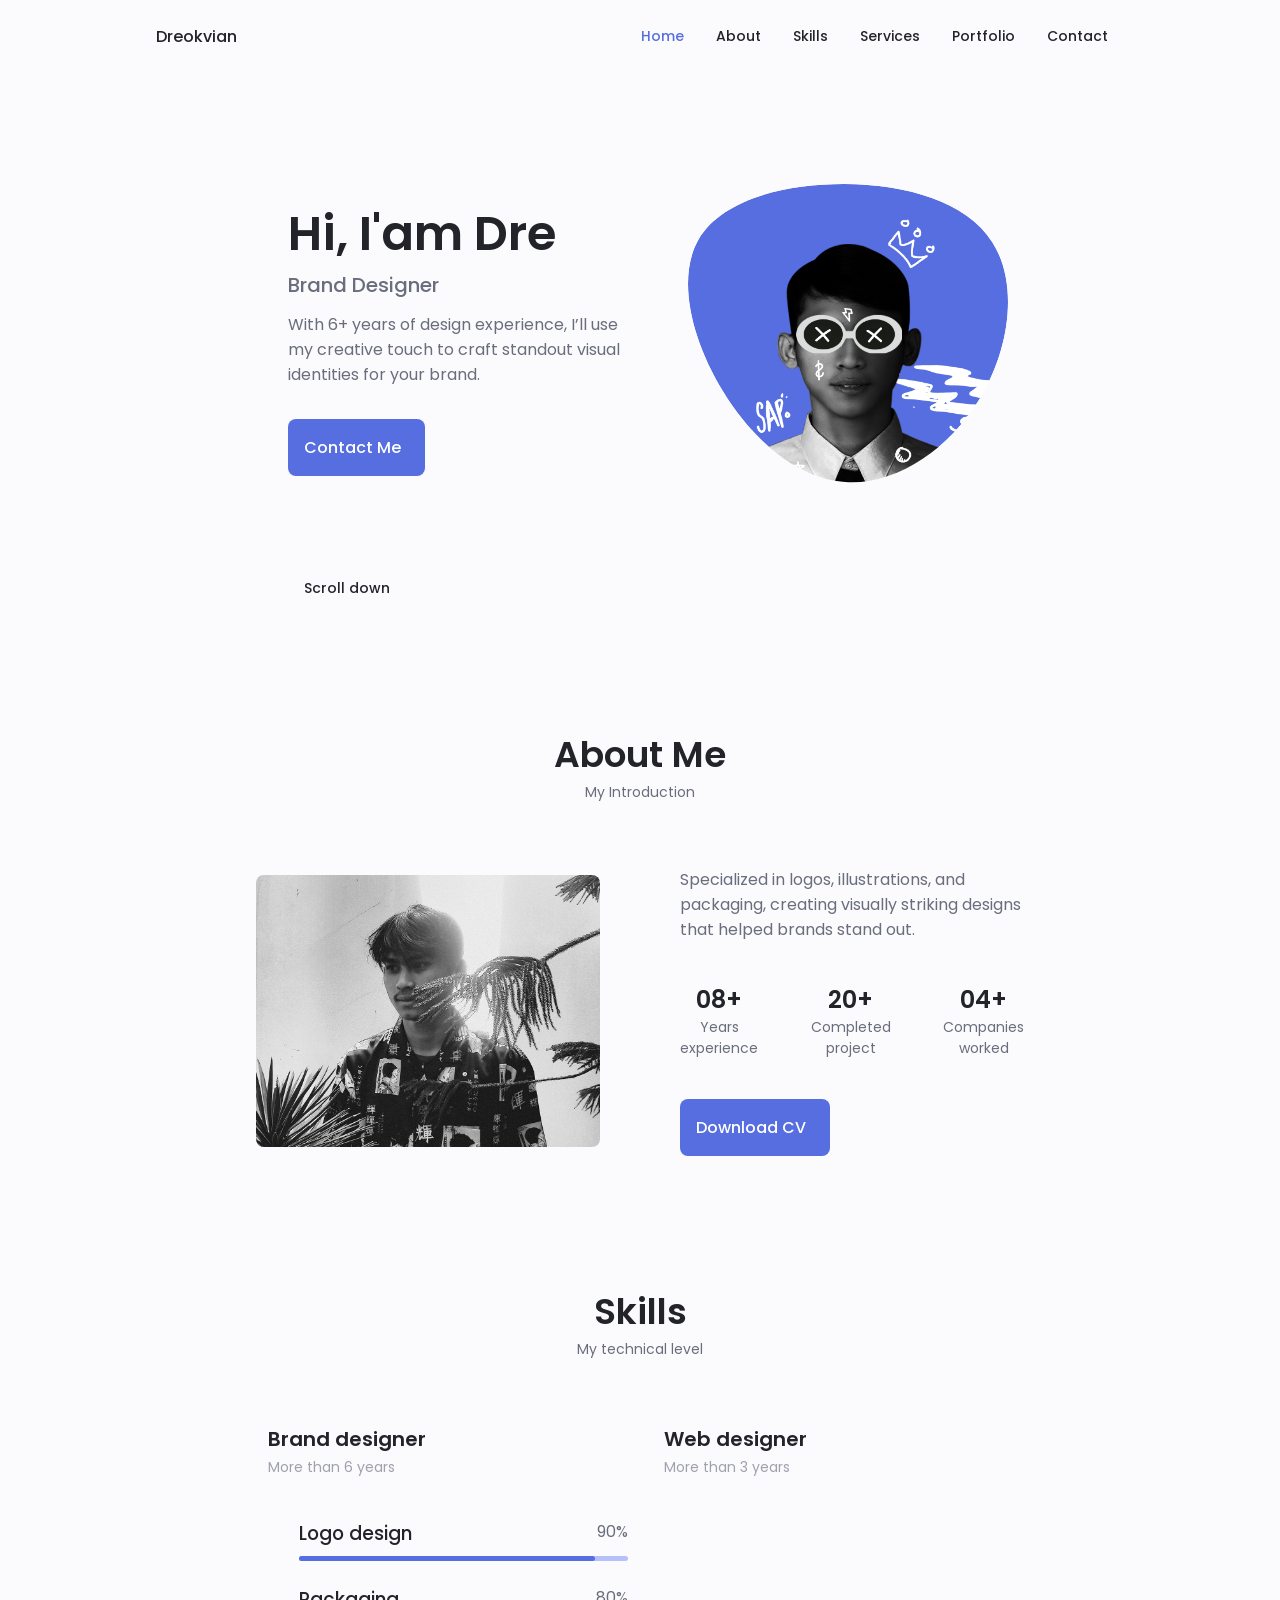
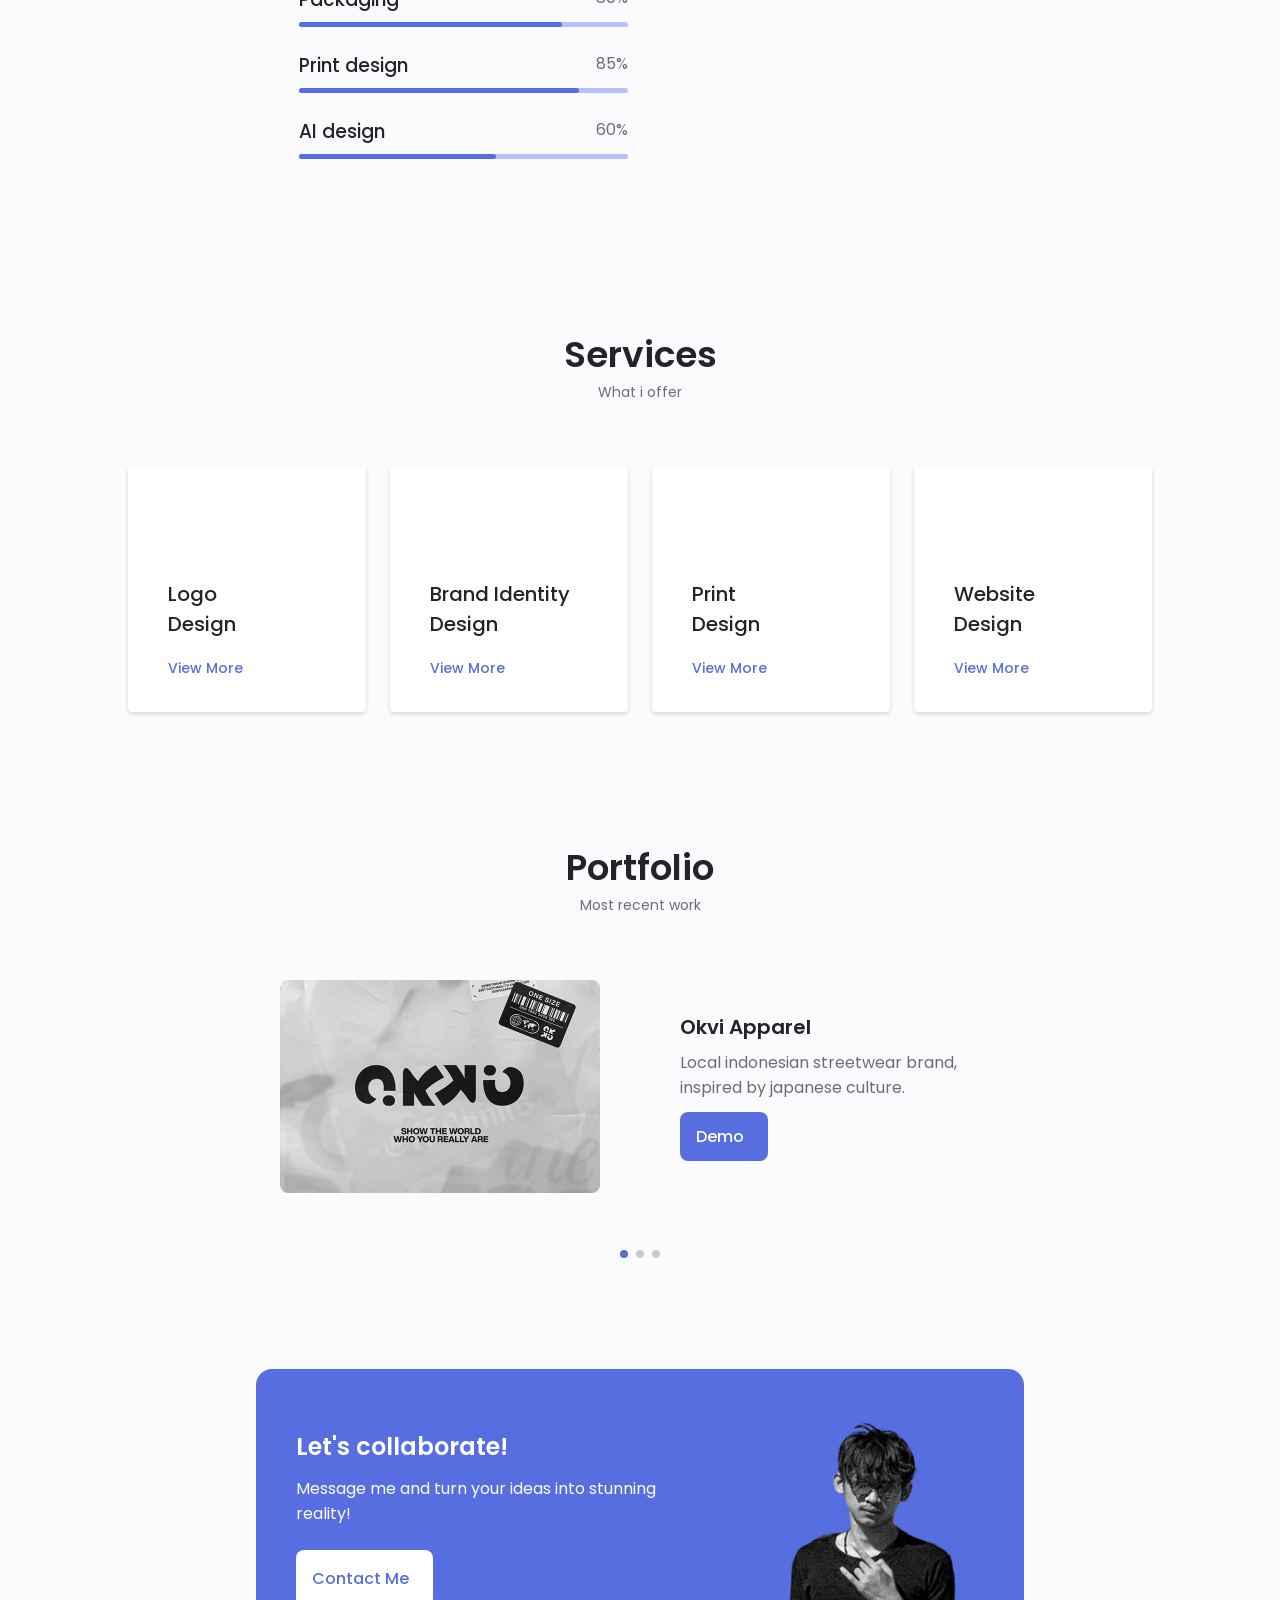
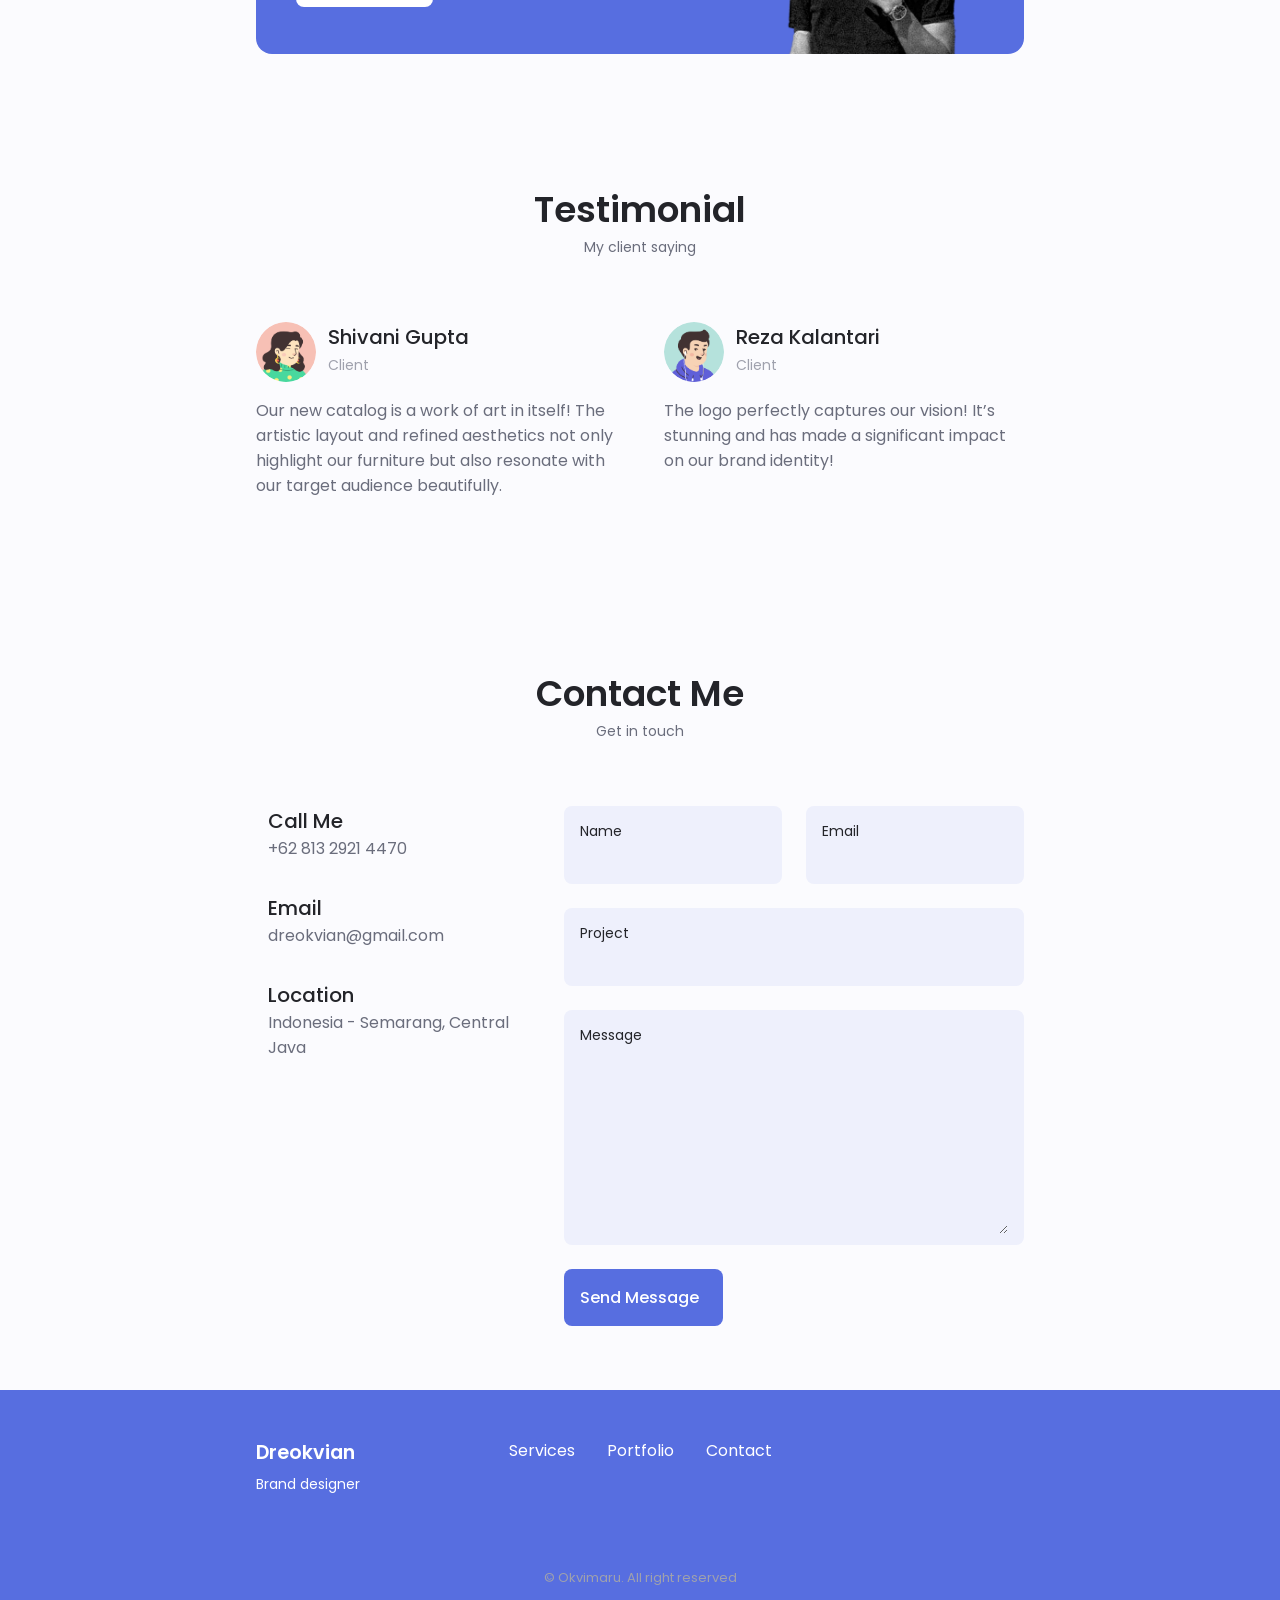
<file: index.html>
<!DOCTYPE html>
    <html lang="en">
    <head>
        <meta charset="UTF-8">
        <meta name="viewport" content="width=device-width, initial-scale=1.0">

        <!--==================== FAVICON ====================-->
        <link rel="icon" href="./favicon.svg" type="image/svg+xml">
        
        <!--==================== UNICONS ====================-->
        <link rel="stylesheet" href="https://unicons.iconscout.com/release/v4.0.8/css/line.css">
        
        <!--==================== SWIPER CSS ====================-->
        <link rel="stylesheet" href="assets/css/swiper-bundle.min.css">
        
        <!--==================== CSS ====================-->
        <link rel="stylesheet" href="assets/css/styles.css">

        <title>Dre Okvian | Brand Designer</title>
    </head>
    <body>
        <!--==================== HEADER ====================-->
        <header class="header" id="header">
            <nav class="nav container">
                <a href="#" class="nav__logo">Dreokvian</a>

                <div class="nav__menu" id="nav-menu">
                    <ul class="nav__list grid">
                        <li class="nav__item">
                            <a href="#home" class="nav__link active-link">
                                <i class="uil uil-estate nav__icon"></i> Home
                            </a>
                        </li>
                        <li class="nav__item">
                            <a href="#about" class="nav__link">
                                <i class="uil uil-user nav__icon"></i> About
                            </a>
                        </li>
                        <li class="nav__item">
                            <a href="#skills" class="nav__link">
                                <i class="uil uil-file-alt nav__icon"></i> Skills
                            </a>
                        </li>
                        <li class="nav__item">
                            <a href="#services" class="nav__link">
                                <i class="uil uil-briefcase-alt nav__icon"></i> Services
                            </a>
                        </li>
                        <li class="nav__item">
                            <a href="#portfolio" class="nav__link">
                                <i class="uil uil-scenery nav__icon"></i> Portfolio
                            </a>
                        </li>
                        <li class="nav__item">
                            <a href="#contact" class="nav__link">
                                <i class="uil uil-message nav__icon"></i> Contact
                            </a>
                        </li>
                    </ul>
                    <i class="uil uil-times nav__close" id="nav-close"></i>
                </div>

                <div class="nav__btns">
                    <!-- Theme change button -->
                     <i class="uil uil-moon change-theme" id="theme-button"></i>

                    <div class="nav__toggle" id="nav-toggle">
                        <i class="uil uil-apps"></i>
                    </div>
                </div>
            </nav>
        </header>

        <!--==================== MAIN ====================-->
        <main class="main">
            <!--==================== HOME ====================-->
            <section class="home section" id="home">
                <div class="home__container container grid">
                    <div class="home__content grid">
                        <div class="home__social">
                            <a href="https://www.linkedin.com/in/okviandre-yoga-putra-517556133/" target="_blank" class="home__social-icon">
                                <i class="uil uil-linkedin-alt"></i>
                            </a>
                            <a href="https://www.behance.net/dreokvian" target="_blank" class="home__social-icon">
                                <i class="uil uil-behance-alt"></i>
                            </a>
                            <a href="https://github.com/dreokvian" target="_blank" class="home__social-icon">
                                <i class="uil uil-github-alt"></i>
                            </a>
                        </div>

                        <div class="home__img">
                            <svg class="home__blob" viewBox="0 0 200 187" xmlns="http://www.w3.org/2000/svg" xmlns:xlink="http://www.w3.org/1999/xlink">
                                <mask id="mask0" mask-type="alpha">
                                    <path d="M190.312 36.4879C206.582 62.1187 201.309 102.826 182.328 134.186C163.346 165.547 
                                    130.807 187.559 100.226 186.353C69.6454 185.297 41.0228 161.023 21.7403 129.362C2.45775 
                                    97.8511 -7.48481 59.1033 6.67581 34.5279C20.9871 10.1032 59.7028 -0.149132 97.9666 
                                    0.00163737C136.23 0.303176 174.193 10.857 190.312 36.4879Z"/>
                                </mask>style="width: 55vw; min-width: 330px;" 
                                <g mask="url(#mask0)">
                                    <path d="M190.312 36.4879C206.582 62.1187 201.309 102.826 182.328 134.186C163.346 
                                    165.547 130.807 187.559 100.226 186.353C69.6454 185.297 41.0228 161.023 21.7403 
                                    129.362C2.45775 97.8511 -7.48481 59.1033 6.67581 34.5279C20.9871 10.1032 59.7028 
                                    -0.149132 97.9666 0.00163737C136.23 0.303176 174.193 10.857 190.312 36.4879Z"/>
                                    
                                    <image class="home__blob-img" x="14" y="18" xlink:href="assets/img/perfil.png"/>
                                </g>
                            </svg>
                        </div>

                        <div class="home__data">
                            <h1 class="home__title">Hi, I'am Dre</h1>
                            <h3 class="home__subtitle">Brand Designer</h3>
                            <p class="home__description">With 6+ years of design experience, I’ll use my creative touch to craft standout visual identities for your brand.</p>
                            <a href="#contact" class="button button--flex">
                                Contact Me <i class="uil uil-message button__icon"></i>
                            </a>
                        </div>
                    </div>
                    
                    <div class="home__scroll">
                        <a href="#about" class="home__scroll-button button--flex">
                            <i class="uil uil-mouse-alt home__scroll-mouse"></i>
                            <span class="home__scroll-name">Scroll down</span>
                            <i class="uil uil-arrow-down home__scroll-arrow"></i>
                        </a>
                    </div>
                </div>
            </section>

            <!--==================== ABOUT ====================-->
            <section class="about section" id="about">
                <h2 class="section__title">About Me</h2>
                <span class="section__subtitle">My Introduction</span>

                <div class="about__container container grid">
                    <img src="assets/img/about.jpg" alt="" class="about__img">

                    <div class="about__data">
                        <p class="about__description">
                            Specialized in logos, illustrations, and packaging, creating visually striking designs that helped brands stand out.
                        </p>

                        <div class="about__info">
                            <div>
                                <span class="about__info-title">08+</span>
                                <span class="about__info-name">Years <br> experience</span>
                            </div>
                            <div>
                                <span class="about__info-title">20+</span>
                                <span class="about__info-name">Completed <br> project</span>
                            </div>
                            <div>
                                <span class="about__info-title">04+</span>
                                <span class="about__info-name">Companies <br> worked</span>
                            </div>
                        </div>

                        <div class="about__buttons">
                            <a download="" href="assets/pdf/Dre-Cv.pdf" class="button button--flex">
                                Download CV<i class="uis uis-download-alt button__icon"></i>
                            </a>
                        </div>
                    </div>
                </div>
            </section>

            <!--==================== SKILLS ====================-->
            <section class="skills section" id="skills">
                <h2 class="section__title">Skills</h2>
                <span class="section__subtitle">My technical level</span>

                <div class="skills__container container grid">
                    <div>
                        <!--==================== SKILLS 1 ====================-->
                        <div class="skills__content skills__open">
                            <div class="skills__header">
                                <i class="uil uil-swatchbook skills__icon"></i>
                                <div>
                                    <h1 class="skills__title">Brand designer</h1>
                                    <span class="skills__subtitle">More than 6 years</span>
                                </div>
                                <i class="uil uil-angle-down skills__arrow"></i>
                            </div>
                            <div class="skills__list grid">
                                <div class="skills__data">
                                    <div class="skills__titles">
                                        <h3 class="skills__name">Logo design</h3>
                                        <span class="skills__number">90%</span>
                                    </div>
                                    <div class="skills__bar">
                                        <span class="skills__percentage skills__logo"></span>
                                    </div>
                                </div>
                                <div class="skills__data">
                                    <div class="skills__titles">
                                        <h3 class="skills__name">Packaging</h3>
                                        <span class="skills__number">80%</span>
                                    </div>
                                    <div class="skills__bar">
                                        <span class="skills__percentage skills__packaging"></span>
                                    </div>
                                </div>
                                <div class="skills__data">
                                    <div class="skills__titles">
                                        <h3 class="skills__name">Print design</h3>
                                        <span class="skills__number">85%</span>
                                    </div>
                                    <div class="skills__bar">
                                        <span class="skills__percentage skills__print"></span>
                                    </div>
                                </div>
                                <div class="skills__data">
                                    <div class="skills__titles">
                                        <h3 class="skills__name">AI design</h3>
                                        <span class="skills__number">60%</span>
                                    </div>
                                    <div class="skills__bar">
                                        <span class="skills__percentage skills__ai"></span>
                                    </div>
                                </div>
                            </div>
                        </div>
                    </div>
                    <div>
                        <!--==================== SKILLS 2 ====================-->
                        <div class="skills__content skills__close">
                            <div class="skills__header">
                                <i class="uil uil-brackets-curly skills__icon"></i>
                                <div>
                                    <h1 class="skills__title">Web designer</h1>
                                    <span class="skills__subtitle">More than 3 years</span>
                                </div>
                                <i class="uil uil-angle-down skills__arrow"></i>
                            </div>
                            <div class="skills__list grid">
                                <div class="skills__data">
                                    <div class="skills__titles">
                                        <h3 class="skills__name">HTML & CSS</h3>
                                        <span class="skills__number">80%</span>
                                    </div>
                                    <div class="skills__bar">
                                        <span class="skills__percentage skills__htmlcss"></span>
                                    </div>
                                </div>
                                <div class="skills__data">
                                    <div class="skills__titles">
                                        <h3 class="skills__name">UI & UX</h3>
                                        <span class="skills__number">70%</span>
                                    </div>
                                    <div class="skills__bar">
                                        <span class="skills__percentage skills__uiux"></span>
                                    </div>
                                </div>
                                <div class="skills__data">
                                    <div class="skills__titles">
                                        <h3 class="skills__name">SEO</h3>
                                        <span class="skills__number">60%</span>
                                    </div>
                                    <div class="skills__bar">
                                        <span class="skills__percentage skills__seo"></span>
                                    </div>
                                </div>
                            
                            </div>
                        </div>
                    </div>
                </div>
            </section>

            <!--==================== SERVICES ====================-->
            <section class="services section" id="services">
                <h2 class="section__title">Services</h2>
                <span class="section__subtitle">What i offer</span>

                <div class="services__container container grid">
                    <!--==================== SERVICES 1 ====================-->
                    <div class="services__content">
                        <div>
                            <i class="uil uil-illustration services__icon"></i>
                            <h3 class="services__title">Logo <br> Design</h3>
                        </div>

                        <span class="button button--flex button--small button--link services__button">
                            View More
                            <i class="uil uil-arrow-right button__icon"></i>
                        </span>

                        <div class="services__modal">  
                            <div class="services__modal-content">
                                <h4 class="services__modal-title">Logo <br> Design</h4>
                                <!-- <h5 class="services__modal-subtitle">what's included</h5> -->
                                <i class="uil uil-times services__modal-close"></i>

                                <ul class="services__modal-services grid">
                                    <li class="services__modal-service">
                                        <i class="uil uil-check-circle services__modal-icon"></i>
                                        <p>Logotype (Brand Name)</p>
                                    </li>
                                    <li class="services__modal-service">
                                        <i class="uil uil-check-circle services__modal-icon"></i>
                                        <p>Logomark (Mascot or Symbol)</p>
                                    </li>
                                    <li class="services__modal-service">
                                        <i class="uil uil-check-circle services__modal-icon"></i>
                                        <p>Color Schemes</p>
                                    </li>
                                    <li class="services__modal-service">
                                        <i class="uil uil-check-circle services__modal-icon"></i>
                                        <p>Typography Selection</p>
                                    </li>
                                </ul>
                            </div>
                        </div>
                    </div>
                    <!--==================== SERVICES 2 ====================-->
                    <div class="services__content">
                        <div>
                            <i class="uil uil-image-v services__icon"></i>
                            <h3 class="services__title">Brand Identity <br> Design</h3>
                        </div>

                        <span class="button button--flex button--small button--link services__button">
                            View More
                            <i class="uil uil-arrow-right button__icon"></i>
                        </span>

                        <div class="services__modal">  
                            <div class="services__modal-content">
                                <h4 class="services__modal-title">Brand Identity <br> Design</h4>
                                <i class="uil uil-times services__modal-close"></i>

                                <ul class="services__modal-services grid">
                                    <li class="services__modal-service">
                                        <i class="uil uil-check-circle services__modal-icon"></i>
                                        <p>Brand Guidelines</p>
                                    </li>
                                    <li class="services__modal-service">
                                        <i class="uil uil-check-circle services__modal-icon"></i>
                                        <p>Logo Design</p>
                                    </li>
                                    <li class="services__modal-service">
                                        <i class="uil uil-check-circle services__modal-icon"></i>
                                        <p>Color Palette Development</p>
                                    </li>
                                    <li class="services__modal-service">
                                        <i class="uil uil-check-circle services__modal-icon"></i>
                                        <p>Marketing Collateral</p>
                                    </li>
                                </ul>
                            </div>
                        </div>
                    </div>
                    
                    <!--==================== SERVICES 3 ====================-->
                    <div class="services__content">
                        <div>
                            <i class="uil uil-map services__icon"></i>
                            <h3 class="services__title">Print <br> Design</h3>
                        </div>

                        <span class="button button--flex button--small button--link services__button">
                            View More
                            <i class="uil uil-arrow-right button__icon"></i>
                        </span>

                        <div class="services__modal">  
                            <div class="services__modal-content">
                                <h4 class="services__modal-title">Print <br> Design</h4>
                                <i class="uil uil-times services__modal-close"></i>

                                <ul class="services__modal-services grid">
                                    <li class="services__modal-service">
                                        <i class="uil uil-check-circle services__modal-icon"></i>
                                        <p>Brochure Design</p>
                                    </li>
                                    <li class="services__modal-service">
                                        <i class="uil uil-check-circle services__modal-icon"></i>
                                        <p>Business Card Design</p>
                                    </li>
                                    <li class="services__modal-service">
                                        <i class="uil uil-check-circle services__modal-icon"></i>
                                        <p>Flyer and Poster Design</p>
                                    </li>
                                    <li class="services__modal-service">
                                        <i class="uil uil-check-circle services__modal-icon"></i>
                                        <p>Packaging Design</p>
                                    </li>
                                </ul>
                            </div>
                        </div>
                    </div>

                    <!--==================== SERVICES 4 ====================-->
                    <div class="services__content">
                        <div>
                            <i class="uil uil-web-grid services__icon"></i>
                            <h3 class="services__title">Website <br> Design</h3>
                        </div>

                        <span class="button button--flex button--small button--link services__button">
                            View More
                            <i class="uil uil-arrow-right button__icon"></i>
                        </span>

                        <div class="services__modal">  
                            <div class="services__modal-content">
                                <h4 class="services__modal-title">Website <br> Design</h4>
                                <i class="uil uil-times services__modal-close"></i>

                                <ul class="services__modal-services grid">
                                    <li class="services__modal-service">
                                        <i class="uil uil-check-circle services__modal-icon"></i>
                                        <p>Portfolio website</p>
                                    </li>
                                    <li class="services__modal-service">
                                        <i class="uil uil-check-circle services__modal-icon"></i>
                                        <p>Business website</p>
                                    </li>
                                    <li class="services__modal-service">
                                        <i class="uil uil-check-circle services__modal-icon"></i>
                                        <p>Organization website</p>
                                    </li>
                                    <li class="services__modal-service">
                                        <i class="uil uil-check-circle services__modal-icon"></i>
                                        <p>Landing pages</p>
                                    </li>
                                </ul>
                            </div>
                        </div>
                    </div>
                </div>
            </section>

            <!--==================== PORTFOLIO ====================-->
            <section class="portfolio section" id="portfolio">
                <h2 class="section__title">Portfolio</h2>
                <span class="section__subtitle">Most recent work</span>

                <div class="portfolio__container container swiper-container">
                    <div class="swiper-wrapper">
                        <!--==================== PORTFOLIO 1 ====================-->
                        <div class="portfolio__content grid swiper-slide">
                            <img src="assets/img/portfolio2.jpg" alt="" class="portfolio__img">

                            <div class="portfolio__data">
                                <h3 class="portfolio__title">Okvi Apparel</h3>
                                <p class="portfolio__description">Local indonesian streetwear brand, inspired by japanese culture.</p>
                                <a href="https://www.behance.net/gallery/157642633/Okvi-Apparel-Brand-Identity" target="_blank" class="button button--flex button--small portfolio__button">
                                    Demo
                                    <i class="uil uil-arrow-right button__icon"></i>
                                </a>
                            </div>
                        </div>

                        <!--==================== PORTFOLIO 2 ====================-->
                        <div class="portfolio__content grid swiper-slide">
                            <img src="assets/img/portfolio1.jpg" alt="" class="portfolio__img">

                            <div class="portfolio__data">
                                <h3 class="portfolio__title">Moocie</h3>
                                <p class="portfolio__description">A flavorful F&B brand delivering refreshing boba milk tea.</p>
                                <a href="https://www.behance.net/gallery/157217177/Moocie-Boba-Milk-Tea-Brand-Identity" target="_blank" class="button button--flex button--small portfolio__button">
                                    Demo
                                    <i class="uil uil-arrow-right button__icon"></i>
                                </a>
                            </div>
                        </div>

                        <!--==================== PORTFOLIO 3 ====================-->
                        <div class="portfolio__content grid swiper-slide">
                            <img src="assets/img/portfolio3.jpg" alt="" class="portfolio__img">

                            <div class="portfolio__data">
                                <h3 class="portfolio__title">Bellis</h3>
                                <p class="portfolio__description">A boutique that lets you speak through the beauty of flowers.</p>
                                <a href="https://www.behance.net/gallery/158105635/Bellis-Florist-Brand-Identity" target="_blank" class="button button--flex button--small portfolio__button">
                                    Demo
                                    <i class="uil uil-arrow-right button__icon"></i>
                                </a>
                            </div>
                        </div>
                    </div>

                    <!-- Add Arrows -->
                    <div class="swiper-button-next">
                        <i class="uil uil-angle-right-b swiper-portfolio-icon"></i>
                    </div>
                    <div class="swiper-button-prev">
                        <i class="uil uil-angle-left-b swiper-portfolio-icon"></i>
                    </div>

                    <!-- Add Pagination -->
                    <div class="swiper-pagination"></div>
                </div>
            </section>

            <!--==================== PROJECT IN MIND ====================-->
            <section class="project section">
                <div class="project__bg">
                    <div class="project__container container grid">
                        <div class="project__data">
                            <h2 class="project__title">Let's collaborate!</h2>
                            <p class="project__description">Message me and turn your ideas into stunning reality!</p>
                            <a href="#contact" class="button button--flex button--white">
                                Contact Me
                                <i class="uil uil-message project__icon button__icon"></i>
                            </a>
                        </div>

                        <img src="assets/img/project.png" alt="" class="project__img">
                    </div>
                </div>
            </section>

            <!--==================== TESTIMONIAL ====================-->
            <section class="testimonial section">
                <h2 class="section__title">Testimonial</h2>
                <span class="section__subtitle">My client saying</span>

                <div class="testimonial__container container swiper-container">
                    <div class="swiper-wrapper">
                        <!--==================== TESTIMONIAL 1 ====================-->
                        <div class="testimonial__content swiper-slide">
                            <div class="testimonial__data">
                                <div class="testimonial__header">
                                    <img src="assets/img/testimonial1.png" alt="" class="testimonial__img">

                                    <div>
                                        <h3 class="testimonial__name">Shivani Gupta</h3>
                                        <span class="testimonial__client">Client</span>
                                    </div>
                                </div>

                                <div>
                                    <i class="uil uil-star testimonial__icon-star"></i>
                                    <i class="uil uil-star testimonial__icon-star"></i>
                                    <i class="uil uil-star testimonial__icon-star"></i>
                                    <i class="uil uil-star testimonial__icon-star"></i>
                                    <i class="uil uil-star testimonial__icon-star"></i>
                                </div>
                            </div>

                            <p class="testimonial__description">Our new catalog is a work of art in itself! The artistic layout and refined aesthetics not only highlight our furniture but also resonate with our target audience beautifully.
                            </p>
                        </div>
                        <!--==================== TESTIMONIAL 2 ====================-->
                        <div class="testimonial__content swiper-slide">
                            <div class="testimonial__data">
                                <div class="testimonial__header">
                                    <img src="assets/img/testimonial2.png" alt="" class="testimonial__img">

                                    <div>
                                        <h3 class="testimonial__name">Reza Kalantari</h3>
                                        <span class="testimonial__client">Client</span>
                                    </div>
                                </div>

                                <div>
                                    <i class="uil uil-star testimonial__icon-star"></i>
                                    <i class="uil uil-star testimonial__icon-star"></i>
                                    <i class="uil uil-star testimonial__icon-star"></i>
                                    <i class="uil uil-star testimonial__icon-star"></i>
                                    <i class="uil uil-star testimonial__icon-star"></i>
                                </div>
                            </div>

                            <p class="testimonial__description">The logo perfectly captures our vision! It’s stunning and has made a significant impact on our brand identity!
                            </p>
                        </div>
                        <!--==================== TESTIMONIAL 3 ====================-->
                        <div class="testimonial__content swiper-slide">
                            <div class="testimonial__data">
                                <div class="testimonial__header">
                                    <img src="assets/img/testimonial3.png" alt="" class="testimonial__img">

                                    <div>
                                        <h3 class="testimonial__name">Maria Rosalin</h3>
                                        <span class="testimonial__client">Client</span>
                                    </div>
                                </div>

                                <div>
                                    <i class="uil uil-star testimonial__icon-star"></i>
                                    <i class="uil uil-star testimonial__icon-star"></i>
                                    <i class="uil uil-star testimonial__icon-star"></i>
                                    <i class="uil uil-star testimonial__icon-star"></i>
                                    <i class="uil uil-star testimonial__icon-star"></i>
                                </div>
                            </div>

                            <p class="testimonial__description">The packaging design exceeded our expectations! It not only looks amazing but also effectively communicates our brand’s message, attracting more customers.
                            </p>
                        </div>
                                                <!--==================== TESTIMONIAL 4 ====================-->
                                                <div class="testimonial__content swiper-slide">
                                                    <div class="testimonial__data">
                                                        <div class="testimonial__header">
                                                            <img src="assets/img/testimonial4.png" alt="" class="testimonial__img">
                        
                                                            <div>
                                                                <h3 class="testimonial__name">Tebea Jikidze</h3>
                                                                <span class="testimonial__client">Client</span>
                                                            </div>
                                                        </div>
                        
                                                        <div>
                                                            <i class="uil uil-star testimonial__icon-star"></i>
                                                            <i class="uil uil-star testimonial__icon-star"></i>
                                                            <i class="uil uil-star testimonial__icon-star"></i>
                                                            <i class="uil uil-star testimonial__icon-star"></i>
                                                            <i class="uil uil-star testimonial__icon-star"></i>
                                                        </div>
                                                    </div>
                        
                                                    <p class="testimonial__description">Our new company profile is professional and engaging. It tells our story effectively and has helped us make a strong impression on potential clients!
                                                    </p>
                                                </div>
                    </div>

                    <!-- Add Pagination -->
                    <div class="swiper-pagination swiper-pagination-testimonial"></div>
                </div>
            </section>

            <!--==================== CONTACT ME ====================-->
            <section class="contact section" id="contact">
                <h2 class="section__title">Contact Me</h2>
                <span class="section__subtitle">Get in touch</span>

                <div class="contact__container container grid">
                    <div>
                        <div class="contact__information">
                            <i class="uil uil-phone contact__icon"></i>

                            <div>
                                <h3 class="contact__title">Call Me</h3>
                                <span class="contact__subtittle">+62 813 2921 4470</span>
                            </div>
                        </div>
                        <div class="contact__information">
                            <i class="uil uil-envelope contact__icon"></i>

                            <div>
                                <h3 class="contact__title">Email</h3>
                                <span class="contact__subtittle">dreokvian@gmail.com</span>
                            </div>
                        </div>
                        <div class="contact__information">
                            <i class="uil uil-map-marker contact__icon"></i>

                            <div>
                                <h3 class="contact__title">Location</h3>
                                <span class="contact__subtittle">Indonesia - Semarang, Central Java</span>
                            </div>
                        </div>
                    </div>

                    <form action="" class="contact__form grid">
                        <div class="contact__inputs grid">
                            <div class="contact__content">
                                <label for="" class="contact__label">Name</label>
                                <input type="text" class="contact__input">
                            </div>
                            <div class="contact__content">
                                <label for="" class="contact__label">Email</label>
                                <input type="email" class="contact__input">
                            </div>
                        </div>
                        <div class="contact__content">
                            <label for="" class="contact__label">Project</label>
                            <input type="text" class="contact__input">
                        </div>
                        <div class="contact__content">
                            <label for="" class="contact__label">Message</label>
                            <textarea name="" id="" cols="0" rows="7" class="contact__input"></textarea>
                        </div>

                        <div>
                            <a href="#" class="button button--flex">
                                Send Message
                                <i class="uil uil-message button__icon"></i>
                            </a>
                        </div>
                    </form>
                </div>
            </section>
        </main>

        <!--==================== FOOTER ====================-->
        <footer class="footer">
            <div class="footer__bg">
                <div class="footer__container container grid">
                    <div>
                        <h1 class="footer__title">Dreokvian</h1>
                        <span class="footer__subtitle">Brand designer</span>
                    </div>

                    <ul class="footer__links">
                        <li>
                            <a href="#services" class="footer__link">Services</a>
                        </li>
                        <li>
                            <a href="#portfolio" class="footer__link">Portfolio</a>
                        </li>
                        <li>
                            <a href="#contact" class="footer__link">Contact</a>
                        </li>
                    </ul>

                    <div class="footer__socials">
                        <a href="https://www.facebook.com/dreokvian" target="_blank" class="footer__social">
                            <i class="uil uil-facebook-f"></i>
                        </a>
                        <a href="https://www.instagram.com/dreokvian/" target="_blank" class="footer__social">
                            <i class="uil uil-instagram"></i>
                        </a>
                        <a href="https://x.com/dreokvian" target="_blank" class="footer__social">
                            <i class="uil uil-twitter-alt"></i>
                        </a>
                    </div>
                </div>

                <p class="footer__copy">&#169; Okvimaru. All right reserved</p>
            </div>
        </footer>
        
        <!--==================== SCROLL TOP ====================-->
        <a href="#" class="scrollup" id="scroll-up">
            <i class="uil uil-arrow-up scrollup__icon"></i>
        </a>

        <!--==================== SWIPER JS ====================-->
        <script src="assets/js/swiper-bundle.min.js"></script>

        <!--==================== MAIN JS ====================-->
        <script src="assets/js/main.js"></script>
    </body>
</html>
</file>
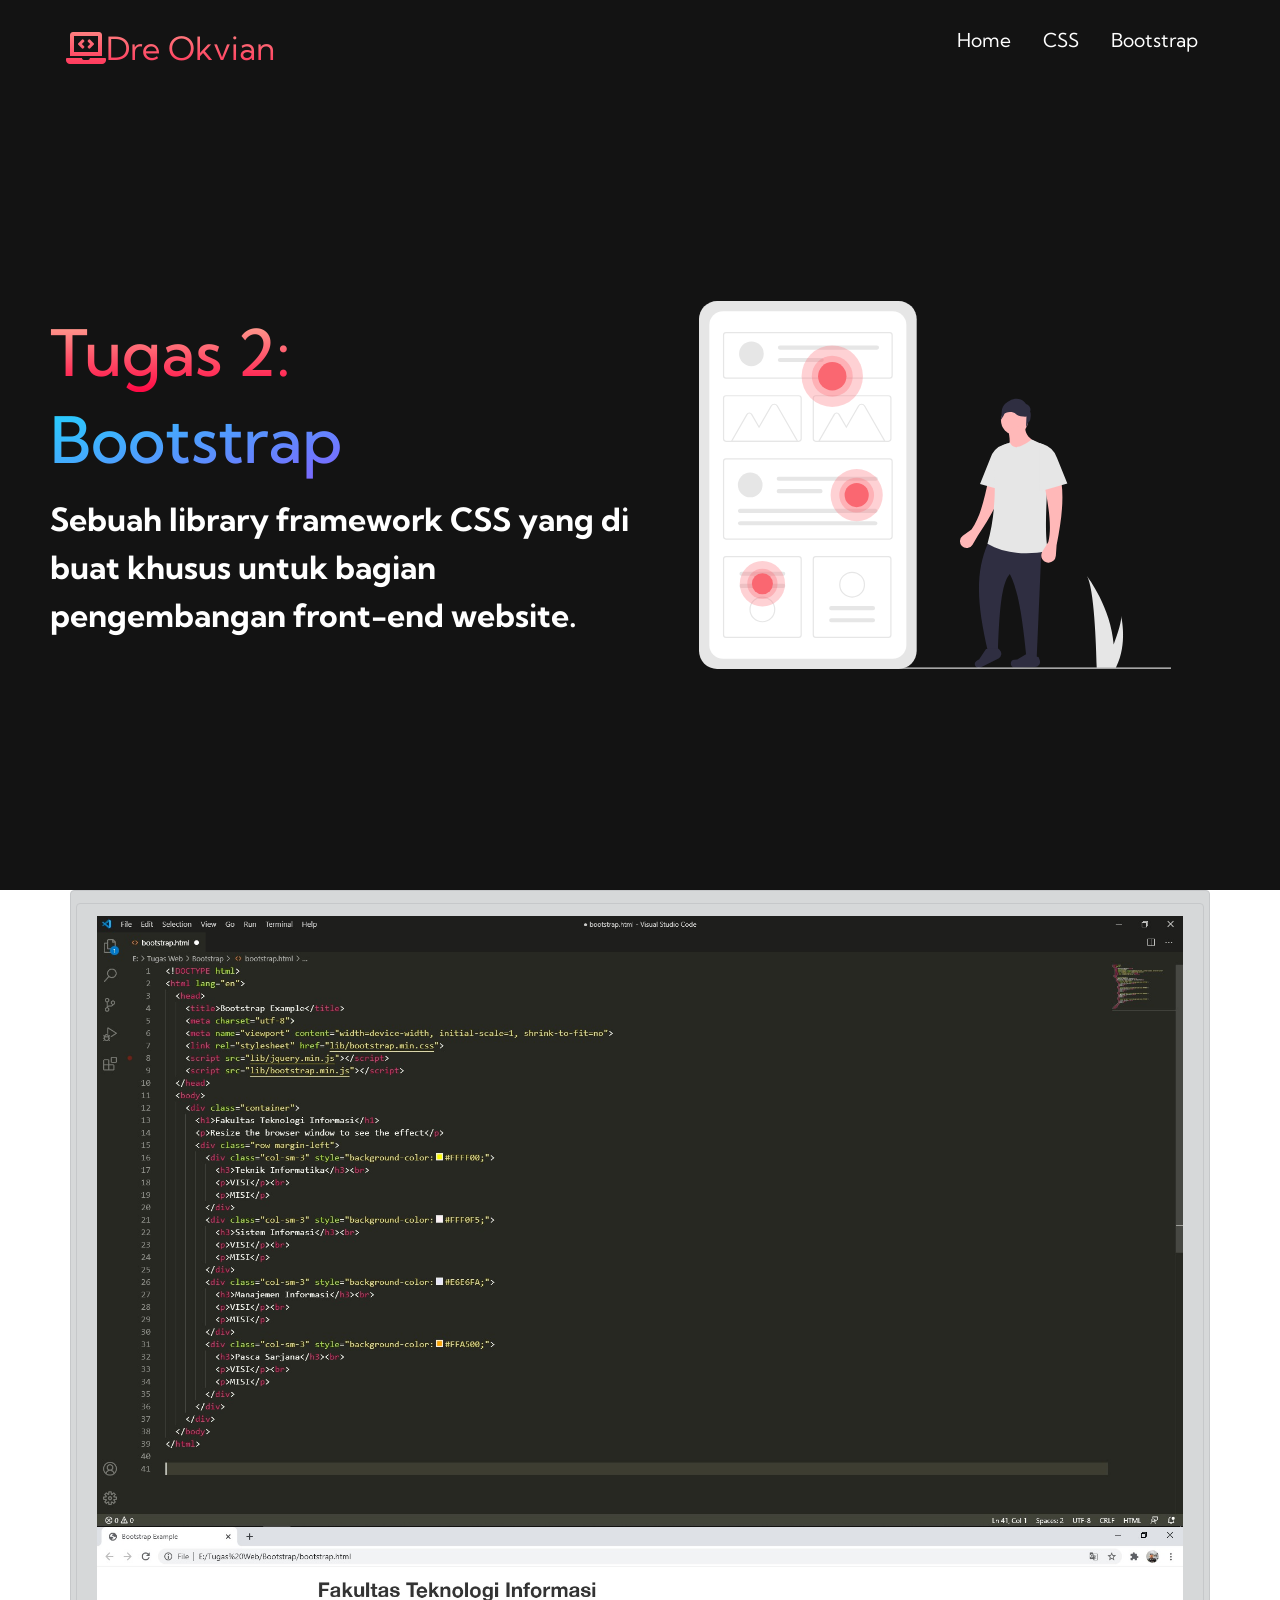
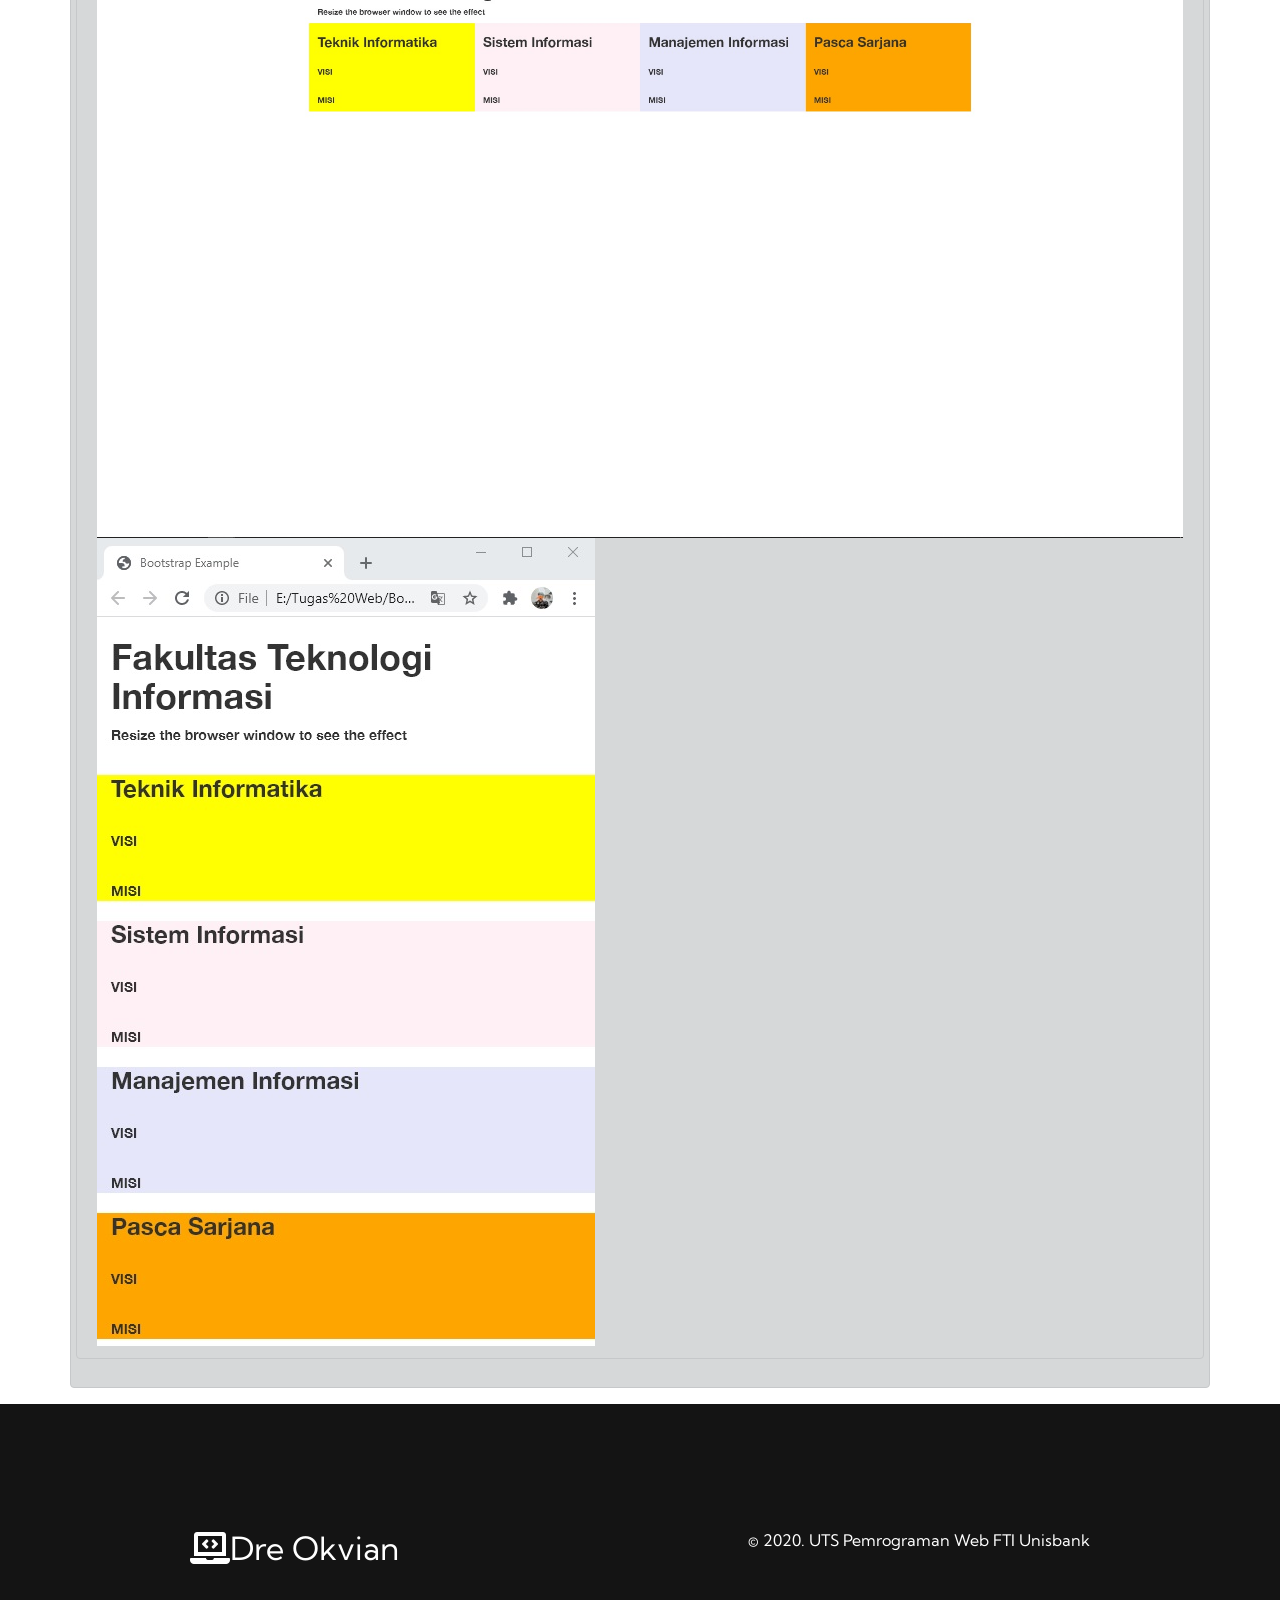
<file: bootstrap.html>
<!DOCTYPE html>
<html lang="en">
<head>
  <!-- Required meta tags -->
  <meta charset="utf-8">
  <meta name="viewport" content="width=device-width, initial-scale=1, shrink-to-fit=no">

  <!-- Bootstrap CSS -->
  <link rel="stylesheet" href="https://stackpath.bootstrapcdn.com/bootstrap/4.3.1/css/bootstrap.min.css" integrity="sha384-ggOyR0iXCbMQv3Xipma34MD+dH/1fQ784/j6cY/iJTQUOhcWr7x9JvoRxT2MZw1T" crossorigin="anonymous">

  <title>Bootstrap</title>
  <link rel="stylesheet" href="styles.css">
  <link rel="stylesheet" href="https://use.fontawesome.com/releases/v5.15.1/css/all.css" integrity="sha384-vp86vTRFVJgpjF9jiIGPEEqYqlDwgyBgEF109VFjmqGmIY/Y4HV4d3Gp2irVfcrp" crossorigin="anonymous">
  <link href="https://fonts.googleapis.com/css2?family=Kumbh+Sans:wght@400;700&display=swap" rel="stylesheet">
</head>
<body>

  <!-- Navbar Section -->
  <nav class="navbar">
    <div class="navbar__container">
      <a href="/" id="navbar__logo">
        <i class="fas fa-laptop-code"></i>Dre Okvian</a>
      <div class="navbar__toggle" id="mobile-menu">
        <span class="bar"></span>
        <span class="bar"></span>
        <span class="bar"></span>
      </div>
      <ul class="navbar__menu">
        <li class="navbar__item">
          <a href="/" class="navbar__links">Home</a>
        </li>
        <li class="navbar__item">
          <a href="/css-selector.html" class="navbar__links">CSS</a>
        </li>
        <li class="navbar__item">
          <a href="/bootstrap.html" class="navbar__links">Bootstrap</a>
        </li>
      </ul>
    </div>
  </nav>

  <!-- Hero Section -->
  <div class="main">
    <div class="main__container">
      <div class="main__content">
        <h1>Tugas 2:</h1>
        <h2>Bootstrap</h2>
        <p>Sebuah library framework CSS yang di buat khusus untuk bagian pengembangan front-end website.</p>
      </div>
      <div class="main__img--container">
        <img src="images/pic3.svg" alt="pic 2" id="main__img">
      </div>
    </div>
  </div>

  <!-- Content Section -->
  <div class="container alert alert-dark">
    <div class="row alert alert-dark">
    <div class="col-xs-10"><img src="images/2a.jpg" class="img-fluid"></div>
    <div class="col-xs-10"><img src="images/2b.jpg" class="img-fluid"></div>
    <div class="col-xs-10"><img src="images/2c.jpg" class="img-fluid"></div>
    </div>
  </div>

  <!-- Footer Section -->
  <div class="footer__container">
    <section class="social__media">
      <div class="social__media--wrap">
        <div class="footer__logo">
          <a href="/" id="footer__logo"><i class="fas fa-laptop-code"></i>Dre Okvian</a>
        </div>
        <p class="website__rights">© 2020. UTS Pemrograman Web FTI Unisbank</p>
      </div>
    </section>
  </div>

  <script src="app.js"></script>
</body>
</html>
</file>
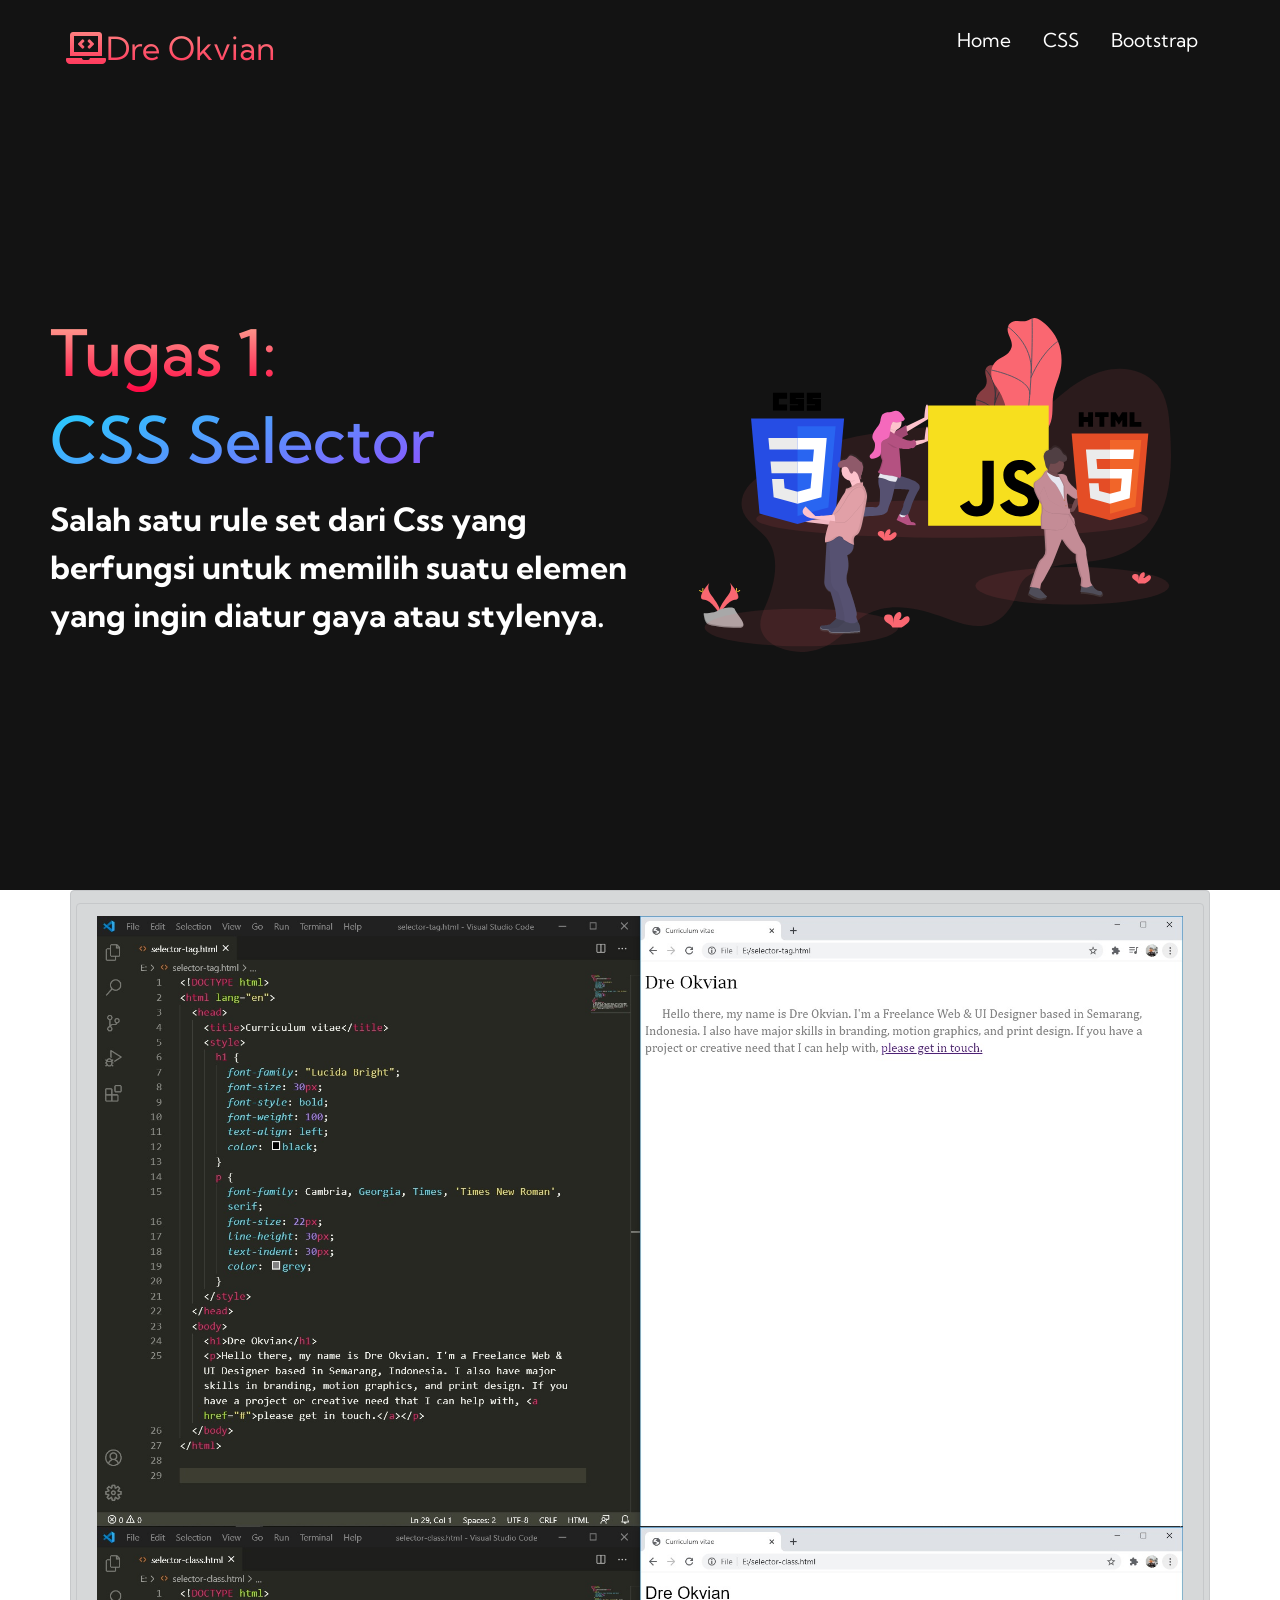
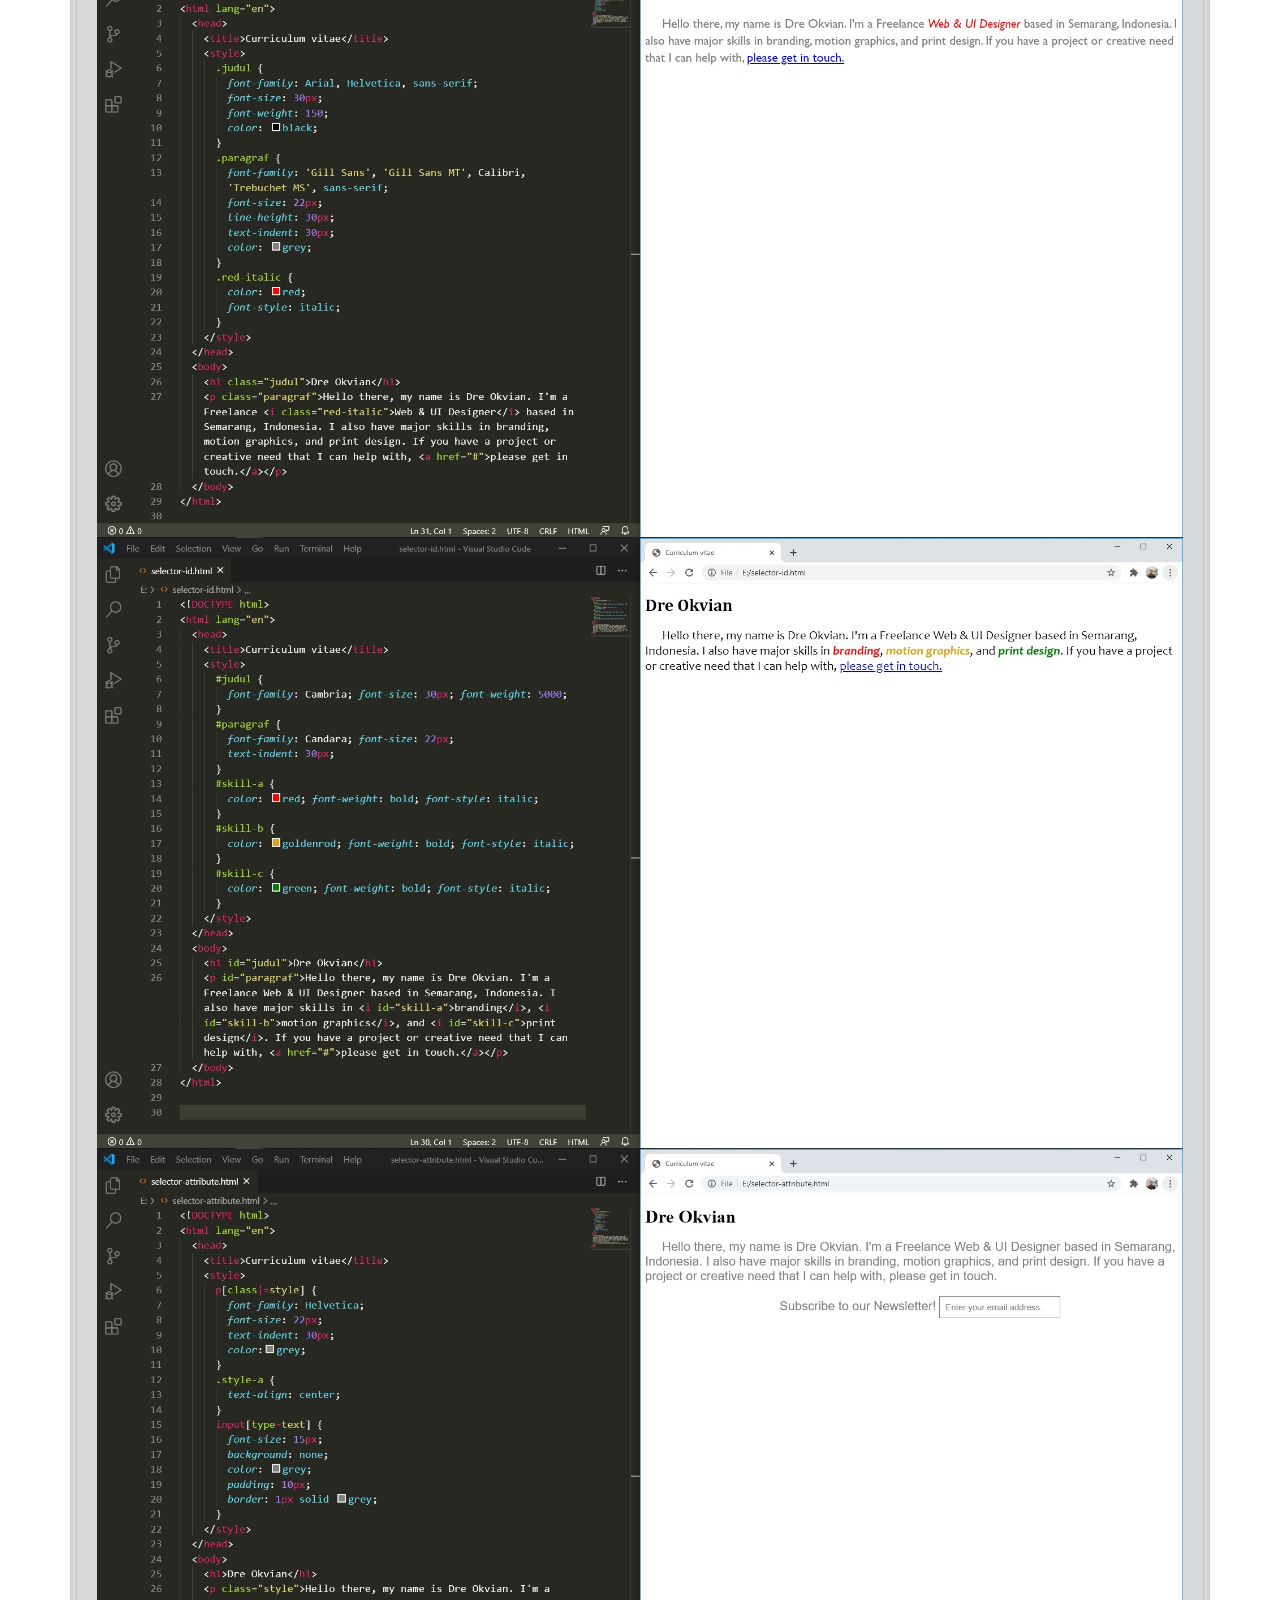
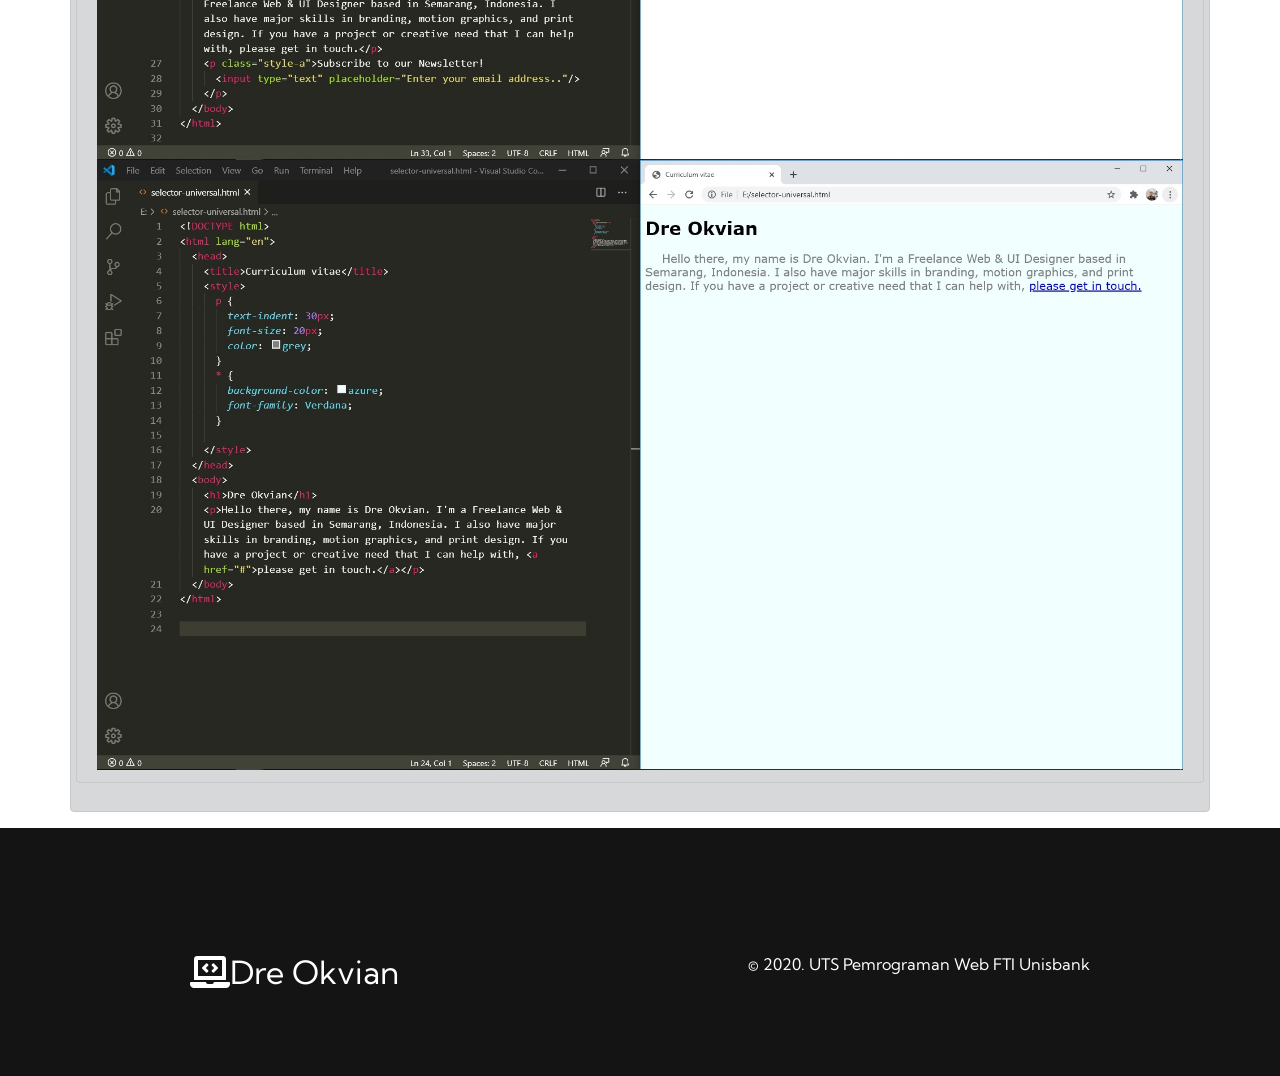
<file: css-selector.html>
<!DOCTYPE html>
<html lang="en">
<head>
  <!-- Required meta tags -->
  <meta charset="utf-8">
  <meta name="viewport" content="width=device-width, initial-scale=1, shrink-to-fit=no">

  <!-- Bootstrap CSS -->
  <link rel="stylesheet" href="https://stackpath.bootstrapcdn.com/bootstrap/4.3.1/css/bootstrap.min.css" integrity="sha384-ggOyR0iXCbMQv3Xipma34MD+dH/1fQ784/j6cY/iJTQUOhcWr7x9JvoRxT2MZw1T" crossorigin="anonymous">

  <title>CSS Selector</title>
  <link rel="stylesheet" href="styles.css">
  <link rel="stylesheet" href="https://use.fontawesome.com/releases/v5.15.1/css/all.css" integrity="sha384-vp86vTRFVJgpjF9jiIGPEEqYqlDwgyBgEF109VFjmqGmIY/Y4HV4d3Gp2irVfcrp" crossorigin="anonymous">
  <link href="https://fonts.googleapis.com/css2?family=Kumbh+Sans:wght@400;700&display=swap" rel="stylesheet">
</head>
<body>

  <!-- Navbar Section -->
  <nav class="navbar">
    <div class="navbar__container">
      <a href="/" id="navbar__logo">
        <i class="fas fa-laptop-code"></i>Dre Okvian</a>
      <div class="navbar__toggle" id="mobile-menu">
        <span class="bar"></span>
        <span class="bar"></span>
        <span class="bar"></span>
      </div>
      <ul class="navbar__menu">
        <li class="navbar__item">
          <a href="/" class="navbar__links">Home</a>
        </li>
        <li class="navbar__item">
          <a href="/css-selector.html" class="navbar__links">CSS</a>
        </li>
        <li class="navbar__item">
          <a href="/bootstrap.html" class="navbar__links">Bootstrap</a>
        </li>
      </ul>
    </div>
  </nav>

  <!-- Hero Section -->
  <div class="main">
    <div class="main__container">
      <div class="main__content">
        <h1>Tugas 1:</h1>
        <h2>CSS Selector</h2>
        <p>Salah satu rule set dari Css yang berfungsi untuk memilih suatu elemen yang ingin diatur gaya atau stylenya.</p>
      </div>
      <div class="main__img--container">
        <img src="images/pic2.svg" alt="pic 2" id="main__img">
      </div>
    </div>
  </div>

  <!-- Content Section -->
  <div class="container alert alert-dark">
    <div class="row alert alert-dark">
    <div class="col-xs-10"><img src="images/1a.jpg" class="img-fluid"></div>
    <div class="col-xs-10"><img src="images/1b.jpg" class="img-fluid"></div>
    <div class="col-xs-10"><img src="images/1c.jpg" class="img-fluid"></div>
    <div class="col-xs-10"><img src="images/1d.jpg" class="img-fluid"></div>
    <div class="col-xs-10"><img src="images/1e.jpg" class="img-fluid"></div>
    </div>
  </div>

  <!-- Footer Section -->
  <div class="footer__container">
    <section class="social__media">
      <div class="social__media--wrap">
        <div class="footer__logo">
          <a href="/" id="footer__logo"><i class="fas fa-laptop-code"></i>Dre Okvian</a>
        </div>
        <p class="website__rights">© 2020. UTS Pemrograman Web FTI Unisbank</p>
      </div>
    </section>
  </div>

  <script src="app.js"></script>
    <!-- Optional JavaScript -->
    <!-- jQuery first, then Popper.js, then Bootstrap JS -->
    <script src="https://code.jquery.com/jquery-3.3.1.slim.min.js" integrity="sha384-q8i/X+965DzO0rT7abK41JStQIAqVgRVzpbzo5smXKp4YfRvH+8abtTE1Pi6jizo" crossorigin="anonymous"></script>
    <script src="https://cdnjs.cloudflare.com/ajax/libs/popper.js/1.14.7/umd/popper.min.js" integrity="sha384-UO2eT0CpHqdSJQ6hJty5KVphtPhzWj9WO1clHTMGa3JDZwrnQq4sF86dIHNDz0W1" crossorigin="anonymous"></script>
    <script src="https://stackpath.bootstrapcdn.com/bootstrap/4.3.1/js/bootstrap.min.js" integrity="sha384-JjSmVgyd0p3pXB1rRibZUAYoIIy6OrQ6VrjIEaFf/nJGzIxFDsf4x0xIM+B07jRM" crossorigin="anonymous"></script>
</body>
</html>
</file>
<file: assets/css/styles.css>
/*==================== GOOGLE FONTS ====================*/
@import url('https://fonts.googleapis.com/css2?family=Poppins:wght@400;500;600&display=swap');

/*==================== VARIABLES CSS ====================*/
:root {
    --header-height: 3rem;

    /*========== Colors ==========*/
    /* Change favorite color */
    --hue-color: 230; /*Purple 250 - Green 142 - Blue 230 - Pink 340*/

    /* HSL color mode */
    --first-color: hsl(var(--hue-color), 69%, 61%);
    --first-color-second: hsl(var(--hue-color), 69%, 61%);
    --first-color-alt: hsl(var(--hue-color), 57%, 53%);
    --first-color-lighter: hsl(var(--hue-color), 92%, 85%);
    --title-color: hsl(var(--hue-color), 8%, 15%);
    --text-color: hsl(var(--hue-color), 8%, 45%);
    --text-color-light: hsl(var(--hue-color), 8%, 65%);
    --input-color: hsl(var(--hue-color), 70%, 96%);
    --body-color: hsl(var(--hue-color), 60%, 99%);
    --container-color: #fff;
    --scroll-bar-color: hsl(var(--hue-color), 12%, 90%);
    --scroll-thumb-color: hsl(var(--hue-color), 12%, 80%);

    /*========== Font and typography ==========*/
    --body-font: 'Poppins', sans-serif;

    /* .5rem = 8px, 1rem = 16px, 1.5rem = 24px ... */
    --big-font-size: 2rem;
    --h1-font-size: 1.5rem;
    --h2-font-size: 1.25rem;
    --h3-font-size: 1.125rem;
    --normal-font-size: .938rem;
    --small-font-size: .813rem;
    --smaller-font-size: .75rem;

    /*========== Font weight ==========*/
    --font-medium: 500;
    --font-semi-bold: 600;

    /*========== Margenes Bottom ==========*/
    /* .25rem = 4px, .5rem = 8px, .75rem = 12px ... */
    --mb-0-25: .25rem;
    --mb-0-5: .5rem;
    --mb-0-75: .75rem;
    --mb-1: 1rem;
    --mb-1-5: 1.5rem;
    --mb-2: 2rem;
    --mb-2-5: 2.5rem;
    --mb-3: 3rem;
    --mb-4: 4rem;
    --mb-5: 5rem;

    /*========== z index ==========*/
    --z-tooltip: 10;
    --z-fixed: 100;
    --z-modal: 1000;
}

/* Font size for large devices */
@media screen and (min-width: 968px) {
    :root {
        --big-font-size: 3rem;
        --h1-font-size: 2.25rem;
        --h2-font-size: 1.5rem;
        --h3-font-size: 1.25rem;
        --normal-font-size: 1rem;
        --small-font-size: .875rem;
        --smaller-font-size: .813rem;
    }
}

/*========== Variables Dark theme ==========*/
body.dark-theme{
  /* HSL color mode */
  --first-color-second: hsl(var(--hue-color), 30%, 8%);
  --title-color: hsl(var(--hue-color), 8%, 95%);
  --text-color: hsl(var(--hue-color), 8%, 75%);
  --input-color: hsl(var(--hue-color), 29%, 16%);
  --body-color: hsl(var(--hue-color), 28%, 12%);
  --container-color: hsl(var(--hue-color), 29%, 16%);
  --scroll-bar-color: hsl(var(--hue-color), 12%, 48%);
  --scroll-thumb-color: hsl(var(--hue-color), 12%, 36%);
}


/*========== Button Dark/Light ==========*/
.nav__btns{
  display: flex;
  align-items: center;
}

.change-theme{
  font-size: 1.25rem;
  color: var(--title-color);
  margin-right: var(--mb-1);
  cursor: pointer;
}

.change-theme:hover{
  color: var(--first-color);
}

/*==================== BASE ====================*/
* {
  box-sizing: border-box;
  padding: 0;
  margin: 0;
}

html {
  scroll-behavior: smooth;
}

body {
  margin: 0 0 var(--header-height) 0;
  font-family: var(--body-font);
  font-size: var(--normal-font-size);
  background-color: var(--body-color);
  color: var(--text-color);
}

h1, h2, h3, h4 {
  color: var(--title-color);
  font-weight: var(--font-semi-bold);
}

ul {
  list-style: none;
}

a {
  text-decoration: none;
}

img {
  max-width: 100%;
  height: auto;
}

/*==================== REUSABLE CSS CLASSES ====================*/
.section {
  padding: 2rem 0 4rem;
}

.section__title {
  font-size: var(--h1-font-size);
  color: var(--title-color);
}

.section__subtitle {
  display: block;
  font-size: var(--small-font-size);
  margin-bottom: var(--mb-3);
}

.section__title, 
.section__subtitle {
  text-align: center;
}

/*==================== LAYOUT ====================*/
.container {
  max-width: 768px;
  margin-left: var(--mb-1-5);
  margin-right: var(--mb-1-5);
}

.grid {
  display: grid;
  gap: 1.5rem;
}

.header {
  width: 100%;
  position: fixed;
  bottom: 0;
  left: 0;
  z-index: var(--z-fixed);
  background-color: var(--body-color);
}

/*==================== NAV ====================*/

.nav {
  max-width: 968px;
  height: var(--header-height);
  display: flex;
  justify-content: space-between;
  align-items: center;
}

.nav__logo,
.nav__toggle{
  color: var(--title-color);
  font-weight: var(--font-medium);
}

.nav__logo:hover{
  color: var(--first-color);
}

.nav__toggle{
  font-size: 1.1rem;
  cursor: pointer;
}

.nav__toggle:hover{
  color: var(--first-color);
}

@media screen and (max-width: 767px){
  .nav__menu{
    position: fixed;
    bottom: -100%;
    left: 0;
    width: 100%;
    background-color: var(--body-color);
    padding: 2rem 1.5rem 4rem;
    box-shadow: 0 -1px 4px rgba(0,0,0,.15);
    border-radius: 1.5rem 1.5rem 0 0;
    transition: .3s;
  }
}

.nav__list{
  grid-template-columns: repeat(3, 1fr);
  gap: 2rem;
}

.nav__link{
  display: flex;
  flex-direction: column;
  align-items: center;
  font-size: var(--small-font-size);
  color: var(--title-color);
  font-weight: var(--font-medium);
}

.nav__link:hover{
  color: var(--first-color);
}

.nav__icon{
  font-size: 1.2rem;
}

.nav__close{
  position: absolute;
  right: 1.3rem;
  bottom: .5rem;
  font-size: 1.5rem;
  cursor: pointer;
  color: var(--first-color);
}

.nav__close:hover{
  color: var(--first-color-alt);
}

/* show menu */
.show-menu{
  bottom: 0;
}

/* Active link */
.active-link{
  color: var(--first-color);
}

/* Change background header */
.scroll-header{
  box-shadow: 0 -1px 4px rgba(0,0,0,.15);
}

/*==================== HOME ====================*/
.home__container{
  gap: 1rem;
}

.home__content{
  grid-template-columns: .5fr 3fr;
  padding-top: 3.5rem;
  align-items: center;
}

.home__social{
  display: grid;
  grid-template-columns: max-content;
  row-gap: 1rem;
}

.home__social-icon{
  font-size: 1.25rem;
  color: var(--first-color);
}

.home__social-icon:hover{
  color: var(--first-color-alt);
}

.home__blob{
  width: 200px;
  fill: var(--first-color);
}

.home__blob-img{
  width: 180px;
}

.home__data{
  grid-column: 1/3;
}

.home__title{
  font-size: var(--big-font-size);
}

.home__subtitle{
  font-size: var(--h3-font-size);
  color: var(--text-color);
  font-weight: var(--font-medium);
  margin-bottom: var(--mb-0-75);
}

.home__description{
  margin-bottom: var(--mb-2);
}

.home__scroll{
  display: none;
}

.home__scroll-button{
  color: var(--first-color);
  transition: .3s;
}

.home__scroll-button:hover{
  transform: translateY(.25rem);
}

.home__scroll-mouse{
  font-size: 2rem;
}

.home__scroll-name{
  font-size: var(--small-font-size);
  color: var(--title-color);
  font-weight: var(--font-medium);
  margin-right: var(--mb-0-25);
}

.home__scroll-arrow{
  font-size: 1.25rem;
}


/*==================== BUTTONS ====================*/
.button{
  display: inline-block;
  background-color: var(--first-color);
  color: #FFF;
  padding: 1rem;
  border-radius: .5rem;
  font-weight: var(--font-medium);
}

.button:hover{
  background-color: var(--first-color-alt);
}

.button__icon{
  font-size: 1.25rem;
  margin-left: var(--mb-0-5);
  transition: .3s;
}

.button--white{
  background-color: #FFF;
  color: var(--first-color);
}

.button--white:hover{
  background-color: #FFF;
}

.button--flex{
  display: inline-flex;
  align-items: center;
}

.button--small{
  padding: .75rem 1rem;
}

.button--link{
  padding: 0;
  background-color: transparent;
  color: var(--first-color);
}

.button--link:hover{
  background-color: transparent;
  color: var(--first-color-alt);
}

/*==================== ABOUT ====================*/
.about__img{
  width: 200px;
  border-radius: .5rem;
  justify-self: center;
  align-self: center;
}

.about__description{
  text-align: center;
  margin-bottom: var(--mb-2-5);
}

.about__info{
  display: flex;
  justify-content: space-evenly;
  margin-bottom: var(--mb-2-5);
}

.about__info-title{
  font-size: var(--h2-font-size);
  font-weight: var(--font-semi-bold);
  color: var(--title-color);
}

.about__info-name{
  font-size: var(--small-font-size);
}

.about__info-title,
.about__info-name{
  display: block;
  text-align: center;
}

.about__buttons{
  display: flex;
  justify-content: center;
}


/*==================== SKILLS ====================*/

.skills__container{
  row-gap: 0;
}

.skills__header{
  display: flex;
  align-items: center;
  margin-bottom: var(--mb-2-5);
  cursor: pointer;
}

.skills__icon,
.skills__arrow{
  font-size: 2rem;
  color: var(--first-color);
}

.skills__icon{
  margin-right: var(--mb-0-75);
}

.skills__title{
  font-size: var(--h3-font-size);
}

.skills__subtitle{
 font-size: var(--small-font-size); 
 color: var(--text-color-light);
}

.skills__arrow{
  margin-left: auto;
  transition: .4s;
}

.skills__list{
  row-gap: 1.5rem;
  padding-left: 2.7rem;
}

.skills__titles{
  display: flex;
  justify-content: space-between;
  margin-bottom: var(--mb-0-5);
}

.skills__name{
  font-style: var(--normal-font-size);
  font-weight: var(--font-medium);
}

.skills__bar,
.skills__percentage{
  height: 5px;
  border-radius: .25rem;
}

.skills__bar{
  background-color: var(--first-color-lighter);
}

.skills__percentage{
  display: block;
  background-color: var(--first-color);
}

.skills__logo{
  width: 90%;
}
.skills__packaging{
  width: 80%;
}
.skills__print{
  width: 85%;
}
.skills__ai{
  width: 60%;
}
.skills__htmlcss{
  width: 80%;
}
.skills__uiux{
  width: 70%;
}
.skills__seo{
  width: 60%;
}

.skills__close .skills__list{
  height: 0;
  overflow: hidden;
}

.skills__open .skills__list{
  height: max-content;
  margin-bottom: var(--mb-2-5);
}

.skills__open .skills__arrow{
  transform: rotate(-180deg);
}

/*==================== QUALIFICATION ====================*/
.qualification__tabs{
  display: flex;
  justify-content: space-evenly;
  margin-bottom: var(--mb-2);
}

.qualification__button{
  font-size: var(--h3-font-size);
  font-weight: var(--font-medium);
  cursor: pointer;
}

.qualification__button:hover{
  color: var(--first-color);
}

.qualification__icon{
  font-size: 1.8rem;
  margin-right: var(--mb-0-25);
}

.qualification__data{
  display: grid;
  grid-template-columns: 1fr max-content 1fr;
  column-gap: 1.5rem;
}

.qualification__title{
  font-size: var(--normal-font-size);
  font-weight: var(--font-medium);
}

.qualification__subtitle{
  display: inline-block;
  font-size: var(--small-font-size);
  margin-bottom: var(--mb-1);
}

.qualification__calendar{
  font-size: var(--smaller-font-size);
  color: var(--text-color-light);
}

.qualification__rounder{
  display: inline-block;
  width: 13px;
  height: 13px;
  background-color: var(--first-color);
  border-radius: 50%;
}

.qualification__line{
  display: block;
  width: 1px;
  height: 100%;
  background-color: var(--first-color);
  transform: translate(6px, -7px);
}

.qualification [data-content]{
  display: none;
}

.qualification__active[data-content]{
  display: block;
}

.qualification__button.qualification__active{
  color: var(--first-color);
}

/*==================== SERVICES ====================*/
.services__container{
  gap: 1.5rem;
  grid-template-columns: repeat(2, 1fr);
}

.services__content{
  position: relative;
  background-color: var(--container-color);
  padding: 3.5rem .5rem 1.25rem 1.5rem;
  border-radius: .25rem;
  box-shadow: 0 2px 4px rgba(0,0,0,.15);
  transition: .3s;
}

.services__content:hover{
  box-shadow: 0 4px 8px rgba(0,0,0,.15);
}

.services__icon{
  display: block;
  font-size: 1.5rem;
  color: var(--first-color);
  margin-bottom: var(--mb-1);
}

.services__title{
  font-size: var(--h3-font-size);
  margin-bottom: var(--mb-1);
  font-weight: var(--font-medium);
}

.services__button{
  cursor: pointer;
  font-size: var(--small-font-size);
}

.services__button:hover .button__icon{
  transform: translateX(.25rem);
}

.services__modal{
  position: fixed;
  top: 0;
  left: 0;
  right: 0;
  bottom: 0;
  background-color: rgba(0,0,0,.5);
  display: flex;
  align-items: center;
  justify-content: center;
  padding: 0 1rem;
  z-index: var(--z-modal);
  opacity: 0;
  visibility: hidden;
  transition: .3s;
}

.services__modal-content{
  position: relative;
  background-color: var(--container-color);
  padding: 1.5rem;
  border-radius: .5rem;
}

.services__modal-services{
  row-gap: 1rem;
}

.services__modal-service{
  display: flex;
}

.services__modal-title{
  font-size: var(--h3-font-size);
  font-weight: var(--font-medium);
  margin-bottom: var(--mb-1-5);
}

/* .services__modal-subtitle{
  font-size: var(--h4-font-size);
  font-weight: var(--font-small);
  margin-bottom: var(--mb-1-5);
} */

.services__modal-close{
  position: absolute;
  top: 1rem;
  right: 1rem;
  font-size: 1.5rem;
  color: var(--first-color);
  cursor: pointer;
}

.services__modal-icon{
  color: var(--first-color);
  margin-right: var(--mb-0-25);
}

/* Active Modal */
.active-modal{
  opacity: 1;
  visibility: visible;
}

/*==================== PORTFOLIO ====================*/
.portfolio__container{
  overflow: initial;
}

.portfolio__content{
  padding: 0 1.5rem;
}

.portfolio__img{
  width: 265px;
  border-radius: .5rem;
  justify-content: center;
}

.portfolio__title{
  font-size: var(--h3-font-size);
  margin-bottom: var(--mb-0-5);
}

.portfolio__description{
  margin-bottom: var(--mb-0-75);
}

.portfolio__button:hover .button__icon{
  transform: translateX(.25rem);
}

.swiper-button-prev::after,
.swiper-button-next::after{
  content: '';
}

.swiper-portfolio-icon{
  font-size: 2rem;
  color: var(--first-color);
}

.swiper-button-prev{
  left: -.5rem;
}

.swiper-button-next{
  right: -.5rem;
}

.swiper-container-horizontal > .swiper-pagination-bullets{
  bottom: -2.5rem; 
}

.swiper-pagination-bullet-active{
  background-color: var(--first-color);
}

.swiper-button-prev,
.swiper-button-next,
.swiper-pagination-bullet{
  outline: none;
}

/*==================== PROJECT IN MIND ====================*/
.project{
  text-align: center;
}

.project__bg{
  background-color: var(--first-color-second);
  padding-top: 3rem;
}

.project__title{
  font-size: var(--h2-font-size);
  margin-bottom: var(--mb-0-75);
}

.project__description{
  margin-bottom: var(--mb-1-5);
}

.project__title,
.project__description{
  color: #FFF;
}

.project__img{
  width: 223px;
  justify-self: center;
}

/*==================== TESTIMONIAL ====================*/
.testimonial__data,
.testimonial__header{
  display: flex;
}

.testimonial__data{
  justify-content: space-between;
  margin-bottom: var(--mb-1);
}

.testimonial__img{
  width: 60px;
  height: 60px;
  border-radius: 50%;
  margin-right: var(--mb-0-75);
}

.testimonial__name{
  font-size: var(--h3-font-size);
  font-weight: var(--font-medium);
}

.testimonial__client{
  font-size: var(--small-font-size);
  color: var(--text-color-light);
}

.testimonial__description{
  margin-bottom: var(--mb-2-5);
}

.testimonial__icon-star{
  color: var(--first-color);
}

.swiper-container .swiper-pagination-testimonial{
  bottom: 0;
}

/*==================== CONTACT ME ====================*/
.contact__container{
  row-gap: 3rem;
}

.contact__information{
  display: flex;
  margin-bottom: var(--mb-2);
}

.contact__icon{
  font-size: 2rem;
  color: var(--first-color);
  margin-right: var(--mb-0-75);
}

.contact__title{
  font-size: var(--h3-font-size);
  font-weight: var(--font-medium);
}

.contact__subtitle{
  font-size: var(--small-font-size);
  color: var(--text-color-light);
}

.contact__content{
  background-color: var(--input-color);
  border-radius: .5rem;
  padding: .75rem 1rem .25rem;
}

.contact__label{
  font-size: var(--small-font-size);
  color: var(--title-color);
}

.contact__input{
  width: 100%;
  background-color: var(--input-color);
  color: var(--text-color);
  font-family: var(--body-color);
  font-size: var(--normal-font-size);
  border: none;
  outline: none;
  padding: .25rem .5rem .5rem 0;

}

/*==================== FOOTER ====================*/
.footer{
  padding-top: 2rem;
}

.footer__container{
  row-gap: 3.5rem;
}

.footer__bg{
  background-color: var(--first-color-second);
  padding: 2rem 0 3rem;
}

.footer__title{
  font-size: var(--h1-font-size);
  margin-bottom: var(--mb-0-25);
}

.footer__subtitle{
  font-size: var(--small-font-size);
}

.footer__links{
  display: flex;
  flex-direction: column;
  row-gap: 1.5rem;
}

.footer__link:hover{
  color: var(--first-color-lighter);
}

.footer__social{
  font-size: 1.25rem;
  margin-right: var(--mb-1-5);
}

.footer__social:hover{
  color: var(--first-color-lighter);
}


.footer__copy{
  font-size: var(--smaller-font-size);
  text-align: center;
  color: var(--text-color-light);
  margin-top: var(--mb-3);
}

.footer__title,
.footer__subtitle,
.footer__link,
.footer__social{
  color: #FFF;
}

/*========== SCROLL UP ==========*/
.scrollup{
  position: fixed;
  right: 1rem;
  bottom: -20%;
  background-color: var(--first-color);
  opacity: .8;
  padding: 0 .3rem;
  border-radius: .4rem;
  z-index: var(--z-tooltip);
  transition: .4s;
}

.scrollup:hover{
  background-color: var(--first-color-alt);
}

.scrollup__icon{
  font-size: 1.5rem;
  color: #FFF;
}

/* Show scroll */
.show-scroll{
  bottom: 5rem;
}

/*========== SCROLL BAR ==========*/
::-webkit-scrollbar{
  width: .60rem;
  background-color: var(--scroll-bar-color);
  border-radius: .5rem;
}

::-webkit-scrollbar-thumb{
  background-color: var(--scroll-thumb-color);
  border-radius: .5rem;
}

::-webkit-scrollbar-thumb:hover{
  background-color: var(--text-color-light);
}

/*==================== MEDIA QUERIES ====================*/
/* For small devices */
@media screen and (max-width: 350px){
  .container{
    margin-left: var(--mb-1);
    margin-right: var(--mb-1);
  }

  .nav__menu{
    padding: 2rem .25rem 4rem;
  }
  .nav__list{
    column-gap: 0;
  }

  .home__content{
    grid-template-columns: .25fr 3fr;
  }
  .home__blob{
    width: 180px;
  }

  .button{
    padding: .5rem;
  }
  .button--flex{
    font-size: var(--smaller-font-size);
  }

  .skills__title{
    font-size: var(--normal-font-size);
  }

  .qualification__data{
    gap: .5rem;
  }

  .services__container{
    grid-template-columns: max-content;
    justify-content: center;
  }
  .services__content{
    padding-right: 3.5rem;
  }
  .services__modal{
    padding: 0 .5rem;
  }

  .project__img{
    width: 200px;
  }

  .testimonial__data,
  .testimonial__header{
    flex-direction: column;
    align-items: center;
  }
  .testimonial__img{
    margin-right: 0;
    margin-bottom: var(--mb-0-25);
  }
  .testimonial__data,
  .testimonial__description{
    text-align: center;
  }
}

@media screen and (max-width: 500px){

  .container{
    margin-left: var(--mb-1-5);
    margin-right: var(--mb-1-5);
  }

  .section__subtitle {
    margin-bottom: var(--mb-1-5);
  }
  .home__container{
    margin-top: var(--mb-3);
    margin-bottom: var(--mb-3);
  }
  .skills__container{
    margin-top: var(--mb-3);
    margin-bottom: var(--mb-3);
  }
  .about__container,
  .qualification__sections,
  .services__container{
    margin-top: var(--mb-3);
    margin-bottom: var(--mb-2);
  }
  .skills__container{
    margin-top: var(--mb-2);
  }

  .about__img{
    margin-bottom: var(--mb-1-5);
  }
  .about__description{
    margin-bottom: var(--mb-3);
  }
  .about__info{
    margin-bottom: var(--mb-3);
  }

  .portfolio__description,
  .portfolio__img{
    margin-bottom: var(--mb-2);
  }

}

/* For medium devices */
@media screen and (min-width: 568px){
  .home__content{
    grid-template-columns: max-content 1fr 1fr;
  }
  .home__data{
    grid-column: initial;
  }
  .home__img{
    order: 1;
    justify-self: center;
  }

  .about__container,
  .skills__container,
  .portfolio__content,
  .project__container,
  .contact__container,
  .footer__container{
    grid-template-columns: repeat(2, 1fr);
  }

  .qualification__sections{
    display: grid;
    grid-template-columns: .6fr;
    justify-content: center;
  }
}

@media screen and (min-width: 768px){
  .container{
    margin-left: auto;
    margin-right: auto;
  }
  

  body{
    margin: 0;
  }

  .section{
    padding: 6rem 0 2rem;
  }
  .section__subtitle{
    margin-bottom: 4rem;
  }

  .header{
    top: 0;
    bottom: initial;
  }

  .header,
  .main,
  .footer__container{
    padding: 0 1rem;
  }

  .nav{
    height: calc(var(--header-height) + 1.5rem);
    column-gap: 1rem;
  }
  .nav__icon,
  .nav__close,
  .nav__toggle{
    display: none;
  }
  .nav__list{
    display: flex;
    column-gap: 2rem;
  }
  .nav__menu{
    margin-left: auto;
  }
  .change-theme{
    margin: 0;
  }

  .home__container{
    row-gap: 5rem;
  }
  .home__content{
    padding-top: 5.5rem;
    column-gap: 2rem;
  }
  .home__blob{
    width: 270px;
  }
  .home__scroll{
    display: block;
  }
  .home__scroll-button{
    margin-left: 3rem;
  }

  .about__container{
    column-gap: 5rem;
  }
  .about__img{
    width: 350px;
  }
  .about__description{
    text-align: initial;
  }
  .about__info{
    justify-content: space-between;
  }
  .about__buttons{
    justify-content: initial;
  }

  .qualification__tabs{
    justify-content: center;
  }
  .qualification__button{
    margin: 0 var(--mb-1);
  }
  .qualification__sections{
    grid-template-columns: .5fr;
  }

  .services__container{
    grid-template-columns: repeat(3, 218px);
    justify-content: center;
  }
  .services__icon{
    font-size: 2rem;
  }
  .services__content{
    padding: 6rem 0 2rem 2.5rem;
  }
  .services__modal-content{
    width: 450px;
  }

  .portfolio__img{
    width: 320px;
  }
  .portfolio__content{
    align-items: center;
  }

  .project{
    text-align: initial;
  }
  .project__bg{
    background: none;
  }
  .project__container{
    background-color: var(--first-color-second);
    border-radius: 1rem;
    padding: 3rem 2.5rem 0;
    grid-template-columns: 1fr max-content;
    column-gap: 3rem;
  }
  .project__data{
    padding-top: .8rem;
  }

  .footer__container{
    grid-template-columns: repeat(3, 1fr);
  }
  .footer__bg{
    padding: 3rem 0 3.5rem;
  }
  .footer__links{
    flex-direction: row;
    column-gap: 2rem;
  }
  .footer__socials{
    justify-self: flex-end;
  }
  .footer__copy{
    margin-top: 4.5rem;
  }
}

/* For large devices */
@media screen and (min-width: 1024px){
  .header,
  .main,
  .footer__container{
    padding: 0;
  }

  .home__blob{
    width: 320px;
  }
  .home__social{
    transform: translateX(-6rem);
  }

  .services__container{
    grid-template-columns: repeat(4, 238px);
  }

  .portfolio__content{
    column-gap: 5rem;
  }
  .swiper-portfolio-icon{
    font-size: 3.5rem;
  }
  .swiper-button-prev{
    left: -3.5rem;
  }
  .swiper-button-next{
    right: -3.5rem;
  }
  .swiper-container-horizontal > .swiper-pagination-bullets{
    bottom: -4.5rem;
  }

  .contact__form{
    width: 460px;
  }
  .contact__inputs{
    grid-template-columns: repeat(2, 1fr);
  }

  .footer__title{
    font-size: larger;
  }
}
</file>
<file: styles.css>
* {
  box-sizing: border-box;
  margin: 0;
  padding: 0;
  font-family: 'Kumbh Sans', sans-serif;
}

.navbar {
  background: #131313;
  height: 80px;
  display: flex;
  justify-content: center;
  align-items: center;
  font-size: 1.2rem;
  position: sticky;
  top: 0;
  z-index: 999;
}

.navbar__container {
  display: flex;
  justify-content: space-between;
  height: 80px;
  z-index: 1;
  width: 100%;
  max-width: 1300px;
  margin-right: auto;
  margin-left: auto;
  padding-right: 50px;
  padding-left: 50px;
}

#navbar__logo {
  background-color: #ff8177;
  background-image: linear-gradient(to top, #ff0844 0%, #ffb199 100%);
  background-size: 100%;
  -webkit-background-clip: text;
  -moz-background-clip: text;
  -webkit-text-fill-color: transparent;
  -moz-text-fill-color: transparent;
  display: flex;
  align-items: center;
  cursor: pointer;
  text-decoration: none;
  font-size: 2rem;
}

.fa-gem {
  margin-right: 0.5rem;
}

.navbar__menu {
  display: flex;
  align-items: center;
  list-style: none;
  text-align: center;
}

.navbar__item {
  height: 80px;
}

.navbar__links {
  color: #fff;
  display: flex;
  align-items: center;
  justify-content: center;
  text-decoration: none;
  padding: 0 1rem;
  height: 100%;
}

.navbar__btn {
  display: flex;
  justify-content: center;
  align-items: center;
  padding: 0 1rem;
  width: 100%;
}

.button {
  display: flex;
  justify-content: center;
  align-items: center;
  text-decoration: none;
  padding: 10px 20px;
  height: 100%;
  width: 100%;
  border: none;
  outline: none;
  border-radius: 4px;
  background: #f77062;
  color: #fff;
}

.button:hover {
  background: #4837ff;
  transition: all 0.3s ease;
}

.navbar__links:hover {
  color: #f77062;
  transition: all 0.3s ease;
}

@media screen and (max-width: 960px) {
  .navbar__container {
    display: flex;
    justify-content: space-between;
    height: 80px;
    z-index: 1;
    width: 100%;
    max-width: 1300px;
    padding: 0;
  }

  .navbar__menu {
    display: grid;
    grid-template-columns: auto;
    margin: 0;
    width: 100%;
    position: absolute;
    top: -1000px;
    opacity: 1;
    transition: all 0.5s ease;
    height: 50vh;
    z-index: -1;
  }

  .navbar__menu.active {
    background: #131313;
    top: 100%;
    opacity: 1;
    transition: all 0.5s ease;
    z-index: 99;
    height: 50vh;
    font-size: 1.6rem;
  }

  #navbar__logo {
    padding-left: 25px;
  }

  .navbar__toggle .bar {
    width: 25px;
    height: 3px;
    margin: 5px auto;
    transition: all 0.3s ease-in-out;
    background: #fff;
  }

  .navbar__item {
    width: 100%;
  }

  .navbar__links {
    text-align: center;
    padding: 2rem;
    width: 100%;
    display: table;
  }

  .navbar__btn {
    padding-bottom: 2rem;
  }

  .button {
    display: flex;
    justify-content: center;
    align-items: center;
    width: 80%;
    height: 80px;
    margin: 0;
  }

  #mobile-menu {
    position: absolute;
    top: 20%;
    right: 5%;
    transform: translate(5%, 20%);
  }

  .navbar__toggle .bar {
    display: block;
    cursor: pointer;
  }

  #mobile-menu.is-active .bar:nth-child(2) {
    opacity: 0;
  }

  #mobile-menu.is-active .bar:nth-child(1) {
    transform: translateY(8px) rotate(45deg);
  }

  #mobile-menu.is-active .bar:nth-child(3) {
    transform: translateY(-8px) rotate(-45deg);
  }
}

/* Main Content CSS */
.main {
  background-color: #141414;
}

.main__container {
  display: grid;
  grid-template-columns: 1fr 1fr;
  align-items: center;
  justify-self: center;
  margin: 0 auto;
  height: 90vh;
  background-color: #131313;
  z-index: 1;
  width: 100%;
  max-width: 1300px;
  padding-right: 50px;
  padding-left: 50px;
}

.main__content {
  color: #fff;
  width: 100%;
}

.main__content h1 {
  font-size: 4rem;
  background-color: #ff8177;
  background-image: linear-gradient(to top, #ff0844 0%, #ffb199 100%);
  background-size: 100%;
  -webkit-background-clip: text;
  -moz-background-clip: text;
  -webkit-text-fill-color: transparent;
  -moz-text-fill-color: transparent;
}

.main__content h2 {
  font-size: 4rem;
  margin-top: 10px;
  background-color: #ff8177;
  background-image: linear-gradient(-20deg, #b721ff 0%, #21d4fd 100%);
  background-size: 100%;
  -webkit-background-clip: text;
  -moz-background-clip: text;
  -webkit-text-fill-color: transparent;
  -moz-text-fill-color: transparent;
}

.main__content p {
  margin-top: 1rem;
  font-size: 2rem;
  font-weight: 700;
}

.main__btn2 {
  font-size: 1rem;
  background-image: linear-gradient(to top, #f77062 0%, #fe5196 100%);
  padding: 14px 32px;
  border: none;
  border-radius: 4px;
  color: #ffffff;
  margin-top: 2rem;
  cursor: pointer;
  position: relative;
  outline: none;
}

.main__btn2 a {
  z-index: 2;
  color: #fff;
  text-decoration: none;
}

.main__btn2:after {
  position: absolute;
  content: '';
  top: 0;
  left: 0;
  width: 0;
  height: 100%;
  background: #4837ff;
  transition: all 0.35s;
  border-radius: 4px;
}

.main__btn2:hover {
  color: #ffffff;
}

.main__btn2:hover:after {
  width: 100%;
}

.main__btn {
  font-size: 1rem;
  background-image: linear-gradient(to top, #f77062 0%, #fe5196 100%);
  padding: 14px 32px;
  border: none;
  border-radius: 4px;
  color: #fff;
  margin-top: 2rem;
  cursor: pointer;
  position: relative;
  transition: all 0.35s;
  outline: none;
}

.main__btn a {
  position: relative;
  z-index: 2;
  color: #fff;
  text-decoration: none;
}

.main__btn:after {
  position: absolute;
  content: '';
  top: 0;
  left: 0;
  width: 0;
  height: 100%;
  background: #4837ff;
  transition: all 0.35s;
  border-radius: 4px;
}

.main__btn:hover {
  color: #fff;
}

.main__btn:hover:after {
  width: 100%;
}

.main__img--container {
  text-align: center;
}

#main__img {
  height: 80%;
  width: 80%;
}

/* Mobile Responsive */
@media screen and (max-width: 768px) {
  .main__container {
    display: grid;
    grid-template-columns: auto;
    align-items: center;
    justify-self: center;
    width: 100%;
    margin: 0 auto;
    height: 90vh;
  }

  .main__content {
    text-align: center;
    margin-bottom: 4rem;
  }

  .main__content h1 {
    font-size: 2.5rem;
    margin-top: 2rem;
  }

  .main__content h2 {
    font-size: 3rem;
  }

  .main__content p {
    margin-top: 1rem;
    font-size: 1.5rem;
  }
}

@media screen and (max-width: 480px) {
  .main__content h1 {
    font-size: 2rem;
    margin-top: 3rem;
  }

  .main__content h2 {
    font-size: 2rem;
  }

  .main__content p {
    margin-top: 2rem;
    font-size: 1.5rem;
  }

  .main__btn {
    padding: 12px 36px;
    margin: 2.5rem 0;
  }
}

/* IMG Container */
.img__container {
  width: 50%;
  height: 50%;
  position: relative;   
  margin:auto;
  top: 100%;
  bottom:0;
  left:0;
  right:0;
  background-color: #141414;
  color: #141414;
  }
  
  .img__container img {
  max-width: 100%;
  max-height: 100%;  
  position: relative; 
  margin:auto;
  top:0;
  bottom:0;
  left:0;
  right:0;
  background-color: #141414;
  color: #141414;
  }

/* Services Section */
.services {
  background: #131313;
  display: flex;
  flex-direction: column;
  justify-content: center;
  align-items: center;
  height: 100vh;
}

.services h1 {
  background-color: #ff8177;
  background-image: linear-gradient(
    to right,
    #ff8177 0%,
    #ff867a 0%,
    #ff8c7f 21%,
    #f99185 52%,
    #cf556c 78%,
    #b12a5b 100%
  );
  background-size: 100%;
  -webkit-background-clip: text;
  -moz-background-clip: text;
  -webkit-text-fill-color: transparent;
  -moz-text-fill-color: transparent;
  margin-bottom: 5rem;
  font-size: 2.5rem;
}

.services a {
  background-color: #ff8177;
  background-image: linear-gradient(
    to right,
    #ff8177 0%,
    #ff867a 0%,
    #ff8c7f 21%,
    #f99185 52%,
    #cf556c 78%,
    #b12a5b 100%
  );
  background-size: 100%;
  -webkit-background-clip: text;
  -moz-background-clip: text;
  -webkit-text-fill-color: transparent;
  -moz-text-fill-color: transparent;
  margin-bottom: 5rem;
  font-size: 2.5rem;
}

.services button2 {
  background-color: #ffffff;
  font-size: 2.5rem;
  -webkit-text-fill-color: #ffffff;
}

.services__container {
  display: flex;
  justify-content: center;
  flex-wrap: wrap;
}

.services__card {
  margin: 1rem;
  height: 525px;
  width: 400px;
  border-radius: 4px;
  background-image: linear-gradient(
      to bottom,
      rgba(0, 0, 0, 0) 0%,
      rgba(17, 17, 17, 0.6) 100%
    ),
    url('/images/thumbs1.jpg');
  background-size: cover;
  position: relative;
  color: #fff;
}

.services__card:before {
  opacity: 0.2;
}

.services__card:nth-child(2) {
  background-image: linear-gradient(
      to bottom,
      rgba(0, 0, 0, 0) 0%,
      rgba(17, 17, 17, 0.9) 100%
    ),
    url('/images/thumbs2.jpg');
}

.services__card h2 {
  position: absolute;
  top: 350px;
  left: 30px;
}

.services__card p {
  position: absolute;
  top: 400px;
  left: 30px;
}

.services__card button2 {
  color: #fff;
  padding: 10px 20px;
  border: none;
  outline: none;
  border-radius: 4px;
  background: #f77062;
  position: absolute;
  top: 440px;
  left: 30px;
  font-size: 1rem;
}

.services__card button2:hover {
  cursor: pointer;
}

.services__card:hover {
  transform: scale(1.075);
  transition: 0.2s ease-in;
  cursor: pointer;
}

@media screen and (max-width: 960px) {
  .services {
    height: 1600px;
  }

  .services h1 {
    font-size: 2rem;
    margin-top: 12rem;
  }
}

@media screen and (max-width: 480px) {
  .services {
    height: 1400px;
  }

  .services h1 {
    font-size: 1.2rem;
  }

  .services__card {
    width: 300px;
  }
}

/* Footer CSS */
.footer__container {
  background-color: #141414;
  padding: 5rem 0;
  display: flex;
  flex-direction: column;
  justify-content: center;
  align-items: center;
}

#footer__logo {
  color: #fff;
  display: flex;
  align-items: center;
  cursor: pointer;
  text-decoration: none;
  font-size: 2rem;
}

.footer__links {
  width: 100%;
  max-width: 1000px;
  display: flex;
  justify-content: center;
}

.footer__link--wrapper {
  display: flex;
}

.footer__link--items {
  display: flex;
  flex-direction: column;
  align-items: flex-start;
  margin: 16px;
  text-align: left;
  width: 160px;
  box-sizing: border-box;
}

.footer__link--items h2 {
  margin-bottom: 16px;
}

.footer__link--items > h2 {
  color: #fff;
}

.footer__link--items a {
  color: #fff;
  text-decoration: none;
  margin-bottom: 0.5rem;
}

.footer__link--items a:hover {
  color: #e9e9e9;
  transition: 0.3s ease-out;
}

/* Social Icons */
.social__icon--link {
  color: #fff;
  font-size: 24px;
}

.social__media {
  max-width: 1000px;
  width: 100%;
}

.social__media--wrap {
  display: flex;
  justify-content: space-between;
  align-items: center;
  width: 90%;
  max-width: 1000px;
  margin: 40px auto 0 auto;
}

.social__icons {
  display: flex;
  justify-content: space-between;
  align-items: center;
  width: 240px;
}

.social__logo {
  color: #fff;
  justify-self: start;
  margin-left: 20px;
  cursor: pointer;
  text-decoration: none;
  font-size: 2rem;
  display: flex;
  align-items: center;
  margin-bottom: 16px;
}

.website__rights {
  color: #fff;
}

@media screen and (max-width: 820px) {
  .footer__links {
    padding-top: 2rem;
  }

  #footer__logo {
    margin-bottom: 2rem;
  }

  .website__rights {
    margin-bottom: 2rem;
  }

  .footer__link--wrapper {
    flex-direction: column;
  }

  .social__media--wrap {
    flex-direction: column;
  }
}

@media screen and (max-width: 480px) {
  .footer__link--items {
    margin: 0;
    padding: 10px;
    width: 100%;
  }
}
</file>
